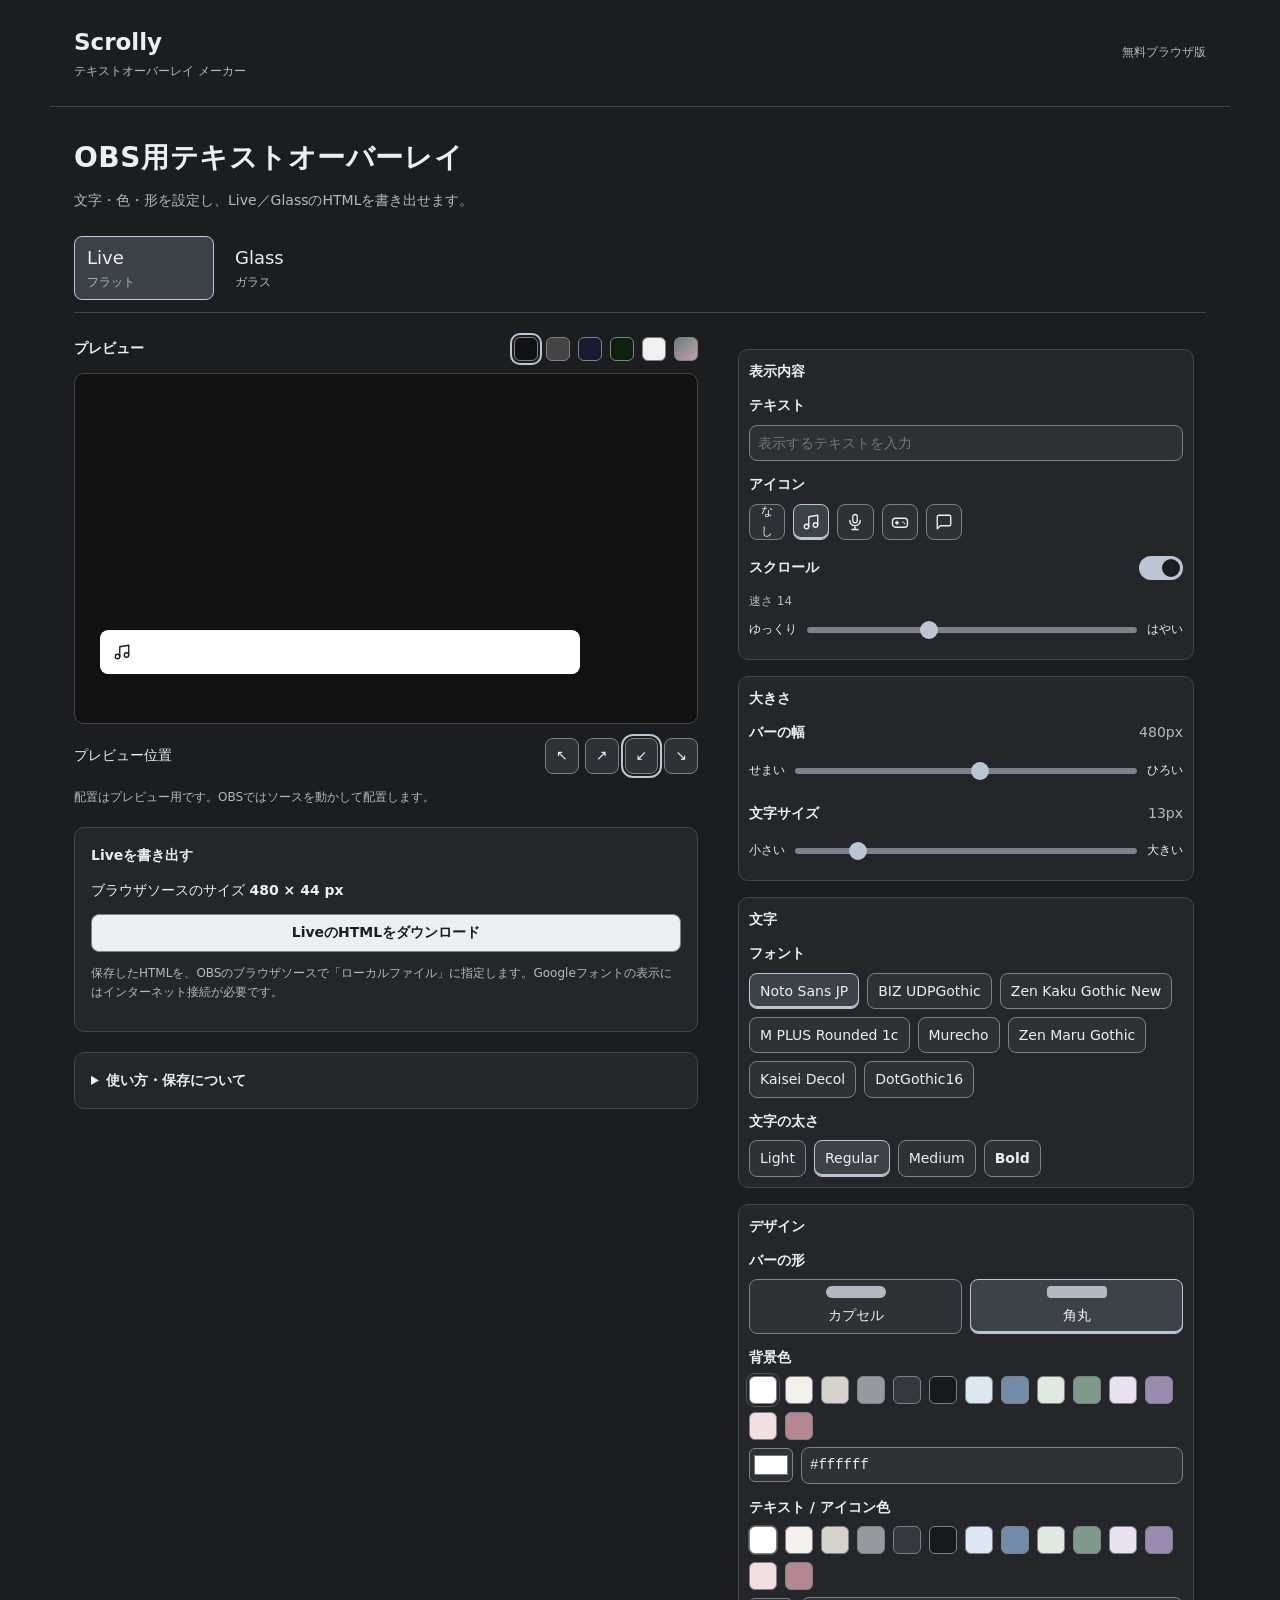
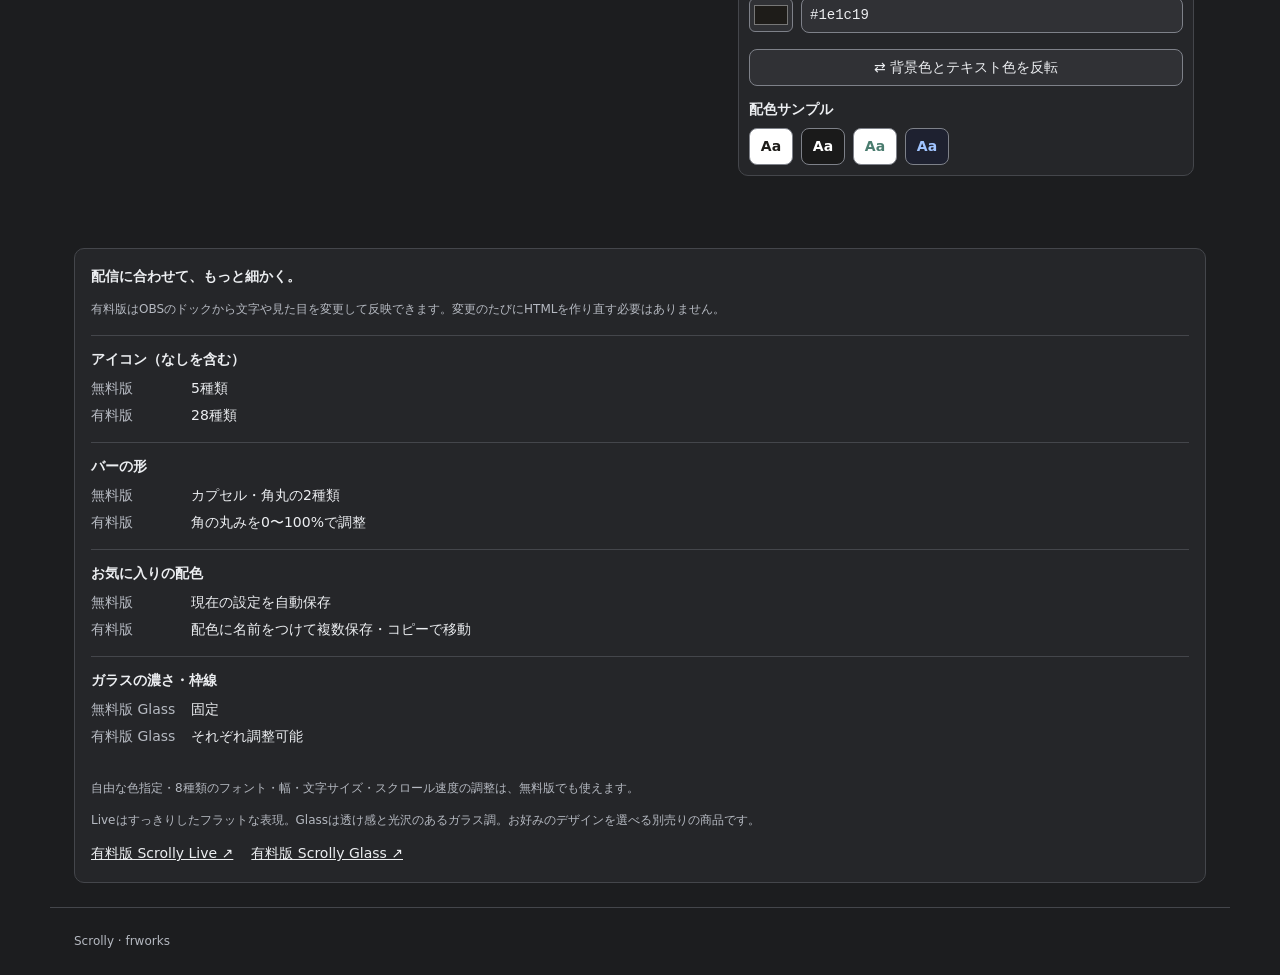
<file: index.html>
<!DOCTYPE html>
<html lang="ja"><head><meta charset="utf-8"><meta name="viewport" content="width=device-width, initial-scale=1"><title>Scrolly — Live & Glass</title><link rel="stylesheet" href="site.css"><script src="renderers.js"></script><script src="site.js" defer></script></head>
<body><header><a class="brand" href="./">Scrolly<span>テキストオーバーレイ メーカー</span></a><span class="badge">無料ブラウザ版</span></header>
<main><section class="intro"><h1>OBS用テキストオーバーレイ</h1><p>文字・色・形を設定し、Live／GlassのHTMLを書き出せます。</p></section>
<div class="tabs" role="tablist" aria-label="デザイン"><button id="tab-live" role="tab" aria-selected="true" aria-controls="panel-live" data-product="live">Live <span>フラット</span></button><button id="tab-glass" role="tab" aria-selected="false" aria-controls="panel-glass" tabindex="-1" data-product="glass">Glass <span>ガラス</span></button></div>
<div class="layout"><section class="preview-column" aria-label="プレビュー"><div class="preview-tools"><h2>プレビュー</h2><div class="backgrounds" aria-label="プレビュー背景"><button data-bg="#111111" style="--swatch:#111111" aria-label="黒い背景" aria-pressed="true"></button><button data-bg="#444444" style="--swatch:#444444" aria-label="グレーの背景" aria-pressed="false"></button><button data-bg="#1a1a2e" style="--swatch:#1a1a2e" aria-label="紺の背景" aria-pressed="false"></button><button data-bg="#0d1f0d" style="--swatch:#0d1f0d" aria-label="緑の背景" aria-pressed="false"></button><button data-bg="#f0f0f0" style="--swatch:#f0f0f0" aria-label="白い背景" aria-pressed="false"></button><button data-bg="pattern" class="pattern" aria-label="模様の背景" aria-pressed="false"></button></div></div>
<div id="stage"><iframe id="preview" title="オーバーレイのプレビュー" sandbox="allow-scripts"></iframe></div>
<div class="position"><span>プレビュー位置</span><div><button data-pos="top-left" aria-label="左上" aria-pressed="false">↖</button><button data-pos="top-right" aria-label="右上" aria-pressed="false">↗</button><button data-pos="bottom-left" aria-label="左下" aria-pressed="true">↙</button><button data-pos="bottom-right" aria-label="右下" aria-pressed="false">↘</button></div></div>
<p class="hint">配置はプレビュー用です。OBSではソースを動かして配置します。</p>
<div class="export-card"><h2 id="exportTitle">Liveを書き出す</h2><p>ブラウザソースのサイズ <strong id="sourceSize">480 × 44 px</strong></p><button class="primary" id="download">LiveのHTMLをダウンロード</button><p class="hint">保存したHTMLを、OBSのブラウザソースで「ローカルファイル」に指定します。Googleフォントの表示にはインターネット接続が必要です。</p><p id="status" role="status"></p></div>
<details class="help"><summary>使い方・保存について</summary><ol><li>LiveまたはGlassを選び、文字と見た目を設定します。</li><li>HTMLをダウンロードします。</li><li>OBSでブラウザソースを追加し、「ローカルファイル」をオンにしてHTMLを選びます。</li><li>表示された幅・高さを設定します。</li></ol><p>設定はこのブラウザーにLive・Glass別で保存します。文字や見た目を変更したら、HTMLをもう一度ダウンロードしてOBSのファイルを差し替えます。</p><p>Glassは光や透明度でガラス風の質感を表現します。OBSの他のソースをぼかす機能ではありません。</p></details>
</section>
<section class="editor-column"><div id="panel-live" role="tabpanel" aria-labelledby="tab-live"><iframe id="editor-live" title="Liveの設定" src="live/editor.html"></iframe></div><div id="panel-glass" role="tabpanel" aria-labelledby="tab-glass" hidden><iframe id="editor-glass" title="Glassの設定" data-src="glass/editor.html"></iframe></div></section></div><div class="paid"><h2>配信に合わせて、もっと細かく。</h2><p>有料版はOBSのドックから文字や見た目を変更して反映できます。変更のたびにHTMLを作り直す必要はありません。</p>
<dl class="comparison">
<div><dt>アイコン（なしを含む）</dt><dd><span>無料版</span>5種類</dd><dd><span>有料版</span>28種類</dd></div>
<div><dt>バーの形</dt><dd><span>無料版</span>カプセル・角丸の2種類</dd><dd><span>有料版</span>角の丸みを0〜100%で調整</dd></div>
<div><dt>お気に入りの配色</dt><dd><span>無料版</span>現在の設定を自動保存</dd><dd><span>有料版</span>配色に名前をつけて複数保存・コピーで移動</dd></div>
<div><dt>ガラスの濃さ・枠線</dt><dd><span>無料版 Glass</span>固定</dd><dd><span>有料版 Glass</span>それぞれ調整可能</dd></div>
</dl><p class="hint">自由な色指定・8種類のフォント・幅・文字サイズ・スクロール速度の調整は、無料版でも使えます。</p>
<p>Liveはすっきりしたフラットな表現。Glassは透け感と光沢のあるガラス調。お好みのデザインを選べる別売りの商品です。</p>
<a href="https://flatshop.booth.pm/items/8448731" target="_blank" rel="noopener">有料版 Scrolly Live ↗</a><a href="https://flatshop.booth.pm/items/8496635" target="_blank" rel="noopener">有料版 Scrolly Glass ↗</a></div></main><footer>Scrolly · frworks</footer></body></html>
</file>
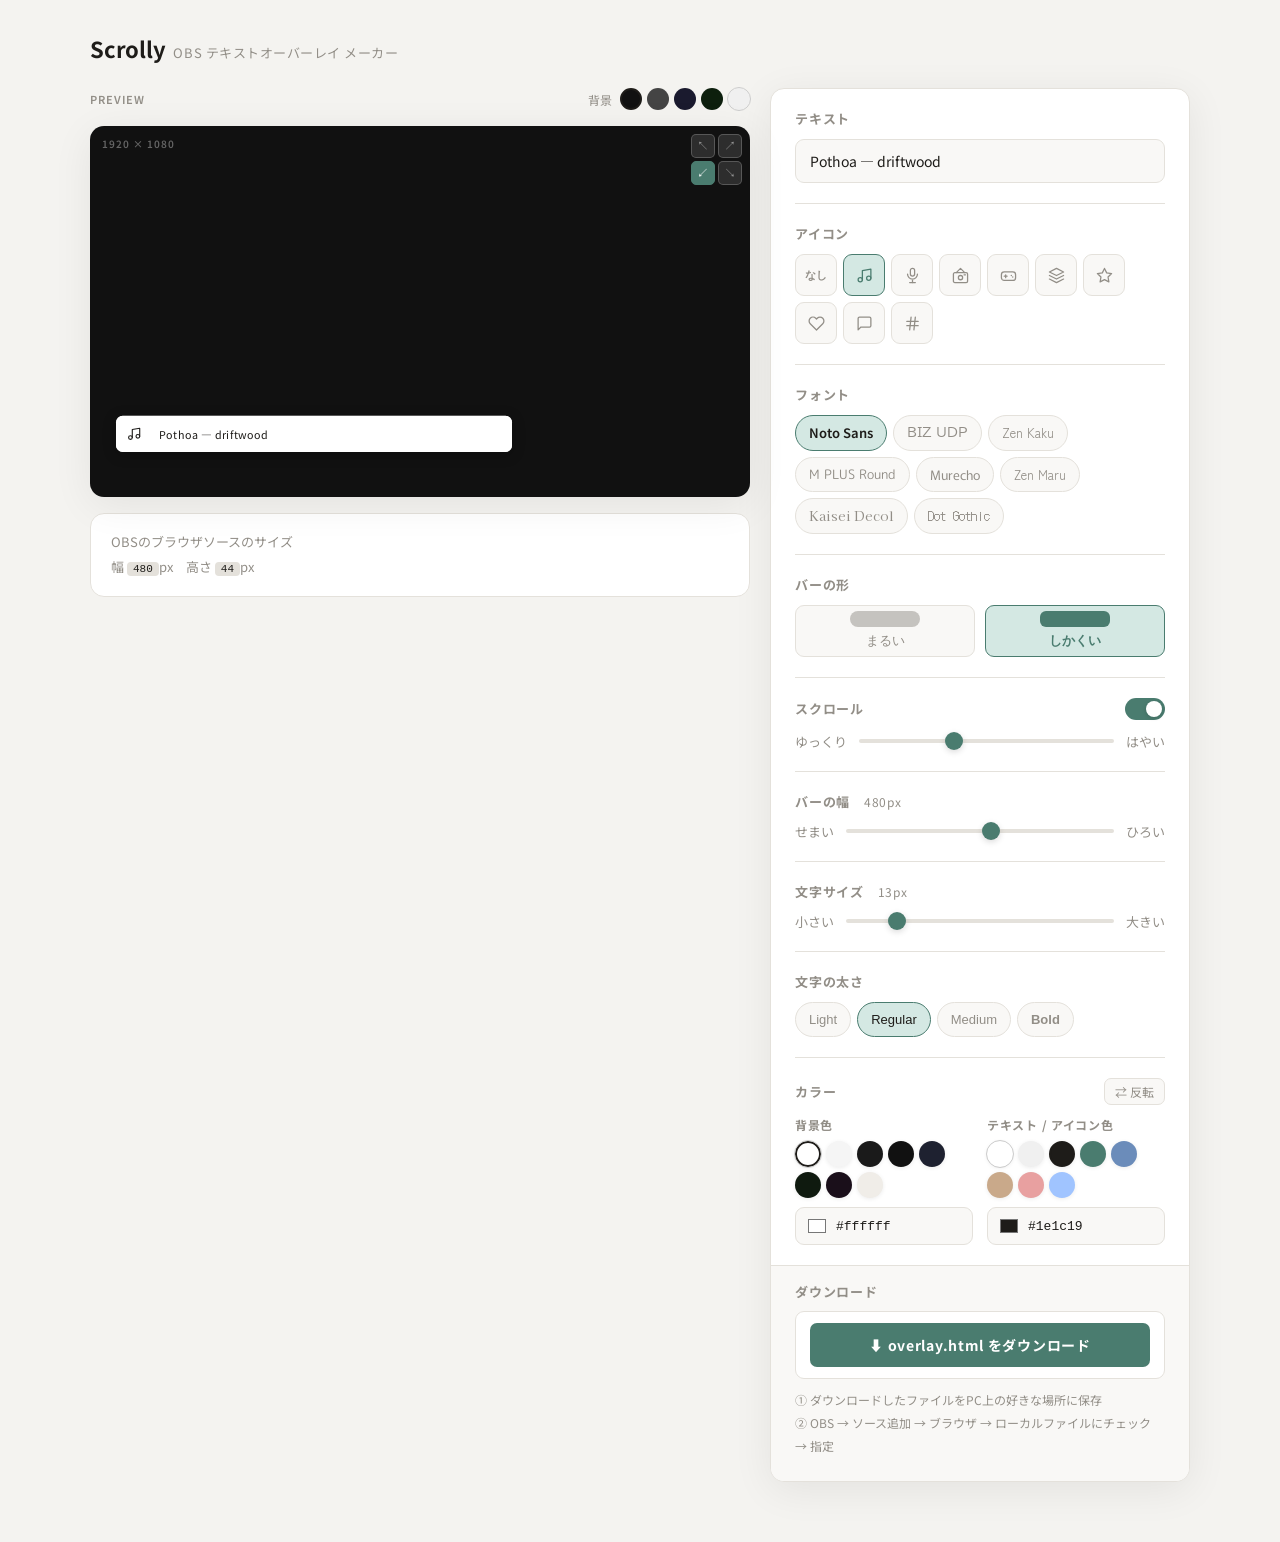
<file: generator.html>
<!DOCTYPE html>
<html lang="ja">
<head>
<meta charset="UTF-8">
<meta name="viewport" content="width=device-width, initial-scale=1.0">
<title>Scrolly — OBS Overlay Maker</title>
<style>
@import url('https://fonts.googleapis.com/css2?family=Noto+Sans+JP:wght@400;500;700&family=BIZ+UDPGothic:wght@400;700&family=Zen+Kaku+Gothic+New:wght@400;500&family=M+PLUS+Rounded+1c:wght@400;500;700&family=Murecho:wght@300;400;500&family=Kaisei+Decol:wght@400;500;700&family=DotGothic16&family=Zen+Maru+Gothic:wght@400;500;700&display=swap');

*, *::before, *::after { box-sizing: border-box; margin: 0; padding: 0; }

:root {
  --bg: #f4f3f0;
  --surface: #ffffff;
  --surface2: #f9f8f6;
  --border: #e4e1db;
  --text: #1e1c19;
  --muted: #928e87;
  --accent: #4a7c6f;
  --accent-light: #d4e8e3;
  --radius: 14px;
  --radius-sm: 9px;
  --shadow-lg: 0 8px 40px rgba(0,0,0,0.07);
}

body {
  background: var(--bg);
  color: var(--text);
  font-family: 'Noto Sans JP', sans-serif;
  min-height: 100vh;
  padding: 32px 24px 60px;
}

/* ヘッダー */
.header {
  max-width: 1100px;
  margin: 0 auto 24px;
}
.logo {
  font-size: 22px;
  font-weight: 700;
  color: var(--text);
  display: flex;
  align-items: baseline;
  gap: 8px;
}
.logo-en { font-size: 22px; letter-spacing: -0.01em; }
.logo-ja { font-size: 13px; color: var(--muted); font-weight: 400; letter-spacing: 0.04em; }

/* 2カラムレイアウト */
.layout {
  max-width: 1100px;
  margin: 0 auto;
  display: grid;
  grid-template-columns: 1fr 420px;
  gap: 20px;
  align-items: start;
}

/* 左カラム：プレビュー固定 */
.left-col {
  position: sticky;
  top: 24px;
  display: flex;
  flex-direction: column;
  gap: 16px;
}

/* 配信画面モック */
.stream-mock {
  background: #111;
  border-radius: var(--radius);
  aspect-ratio: 16/9;
  position: relative;
  overflow: hidden;
  box-shadow: var(--shadow-lg);
}

.stream-mock-label {
  position: absolute;
  top: 10px;
  left: 12px;
  font-size: 10px;
  color: rgba(255,255,255,0.35);
  letter-spacing: 0.1em;
  font-weight: 600;
}

.stream-overlay-wrap {
  position: absolute;
  bottom: 14%;
  left: 4%;
  transform-origin: left bottom;
}

/* オーバーレイプレビュー */
.overlay-bar {
  display: flex;
  align-items: center;
  overflow: hidden;
  box-shadow: 0 3px 16px rgba(0,0,0,0.25);
}
.bar-icon {
  display: flex;
  align-items: center;
  justify-content: center;
  flex-shrink: 0;
}
.bar-icon svg { width: 17px; height: 17px; }
.bar-text-wrap {
  flex: 1;
  overflow: hidden;
  height: 100%;
  display: flex;
  align-items: center;
  padding: 0 16px 0 8px;
}
.bar-text {
  white-space: nowrap;
  display: inline-block;
  font-size: 13px;
  letter-spacing: 0.04em;
  animation: marquee 14s linear infinite;
}
@keyframes marquee {
  0%   { transform: translateX(300px); }
  100% { transform: translateX(-100%); }
}

/* プレビュー下の情報 */
.preview-info {
  background: var(--surface);
  border-radius: var(--radius);
  padding: 16px 20px;
  border: 1px solid var(--border);
  font-size: 13px;
  color: var(--muted);
  line-height: 1.9;
}
.preview-info code {
  background: var(--border);
  padding: 1px 6px;
  border-radius: 4px;
  font-family: monospace;
  font-size: 11px;
  color: var(--text);
}

/* 右カラム：コントロール */
.right-col {
  display: flex;
  flex-direction: column;
  gap: 0;
}

.card {
  background: var(--surface);
  border-radius: var(--radius);
  box-shadow: var(--shadow-lg);
  overflow: hidden;
  border: 1px solid var(--border);
}

.controls {
  padding: 20px 24px;
  display: flex;
  flex-direction: column;
  gap: 20px;
}

.field-label {
  font-size: 13px;
  font-weight: 700;
  color: var(--muted);
  letter-spacing: 0.06em;
  margin-bottom: 11px;
}

.text-input {
  width: 100%;
  background: var(--surface2);
  border: 1.5px solid var(--border);
  border-radius: var(--radius-sm);
  padding: 11px 14px;
  font-family: 'Noto Sans JP', sans-serif;
  font-size: 14px;
  color: var(--text);
  outline: none;
  transition: border-color 0.2s, box-shadow 0.2s;
}
.text-input:focus {
  border-color: var(--accent);
  box-shadow: 0 0 0 3px var(--accent-light);
}

/* アイコン */
.icon-grid {
  display: flex;
  gap: 6px;
  flex-wrap: wrap;
}
.icon-btn {
  width: 42px;
  height: 42px;
  background: var(--surface2);
  border: 1.5px solid var(--border);
  border-radius: var(--radius-sm);
  display: flex;
  align-items: center;
  justify-content: center;
  cursor: pointer;
  transition: all 0.15s;
  color: var(--muted);
}
.icon-btn svg { width: 17px; height: 17px; }
.icon-btn:hover { border-color: var(--accent); background: var(--accent-light); color: var(--text); }
.icon-btn.active { border-color: var(--accent); background: var(--accent-light); color: var(--accent); }
.icon-btn.no-icon { font-size: 11px; font-weight: 700; letter-spacing: 0; color: var(--muted); }
.icon-btn.no-icon.active { color: var(--accent); }

/* フォント */
.font-grid {
  display: flex;
  gap: 6px;
  flex-wrap: wrap;
}
.font-btn {
  padding: 7px 13px;
  background: var(--surface2);
  border: 1.5px solid var(--border);
  border-radius: 100px;
  cursor: pointer;
  font-size: 13px;
  color: var(--muted);
  transition: all 0.15s;
  line-height: 1.5;
}
.font-btn:hover { border-color: var(--accent); color: var(--text); }
.font-btn.active {
  border-color: var(--accent);
  background: var(--accent-light);
  color: var(--text);
  font-weight: 600;
}

/* スピード・幅 */
.speed-row {
  display: flex;
  align-items: center;
  gap: 12px;
}
.speed-label-s { font-size: 13px; color: var(--muted); white-space: nowrap; }

input[type="range"] {
  flex: 1;
  -webkit-appearance: none;
  height: 4px;
  border-radius: 4px;
  background: var(--border);
  outline: none;
}
input[type="range"]::-webkit-slider-thumb {
  -webkit-appearance: none;
  width: 18px; height: 18px;
  border-radius: 50%;
  background: var(--accent);
  cursor: pointer;
  box-shadow: 0 2px 6px rgba(0,0,0,0.15);
  transition: transform 0.1s;
}
input[type="range"]::-webkit-slider-thumb:hover { transform: scale(1.1); }

/* バー形状 */
.shape-grid { display: flex; gap: 10px; }
.shape-btn {
  flex: 1; height: 52px;
  background: var(--surface2);
  border: 1.5px solid var(--border);
  border-radius: var(--radius-sm);
  display: flex; align-items: center; justify-content: center;
  cursor: pointer; transition: all 0.15s;
  flex-direction: column; gap: 5px;
}
.shape-btn:hover { border-color: var(--accent); background: var(--accent-light); }
.shape-btn.active { border-color: var(--accent); background: var(--accent-light); }
.shape-preview { width: 70px; height: 16px; background: var(--muted); opacity: 0.5; transition: opacity 0.15s; }
.shape-btn.active .shape-preview { opacity: 1; background: var(--accent); }
.shape-label { font-size: 13px; color: var(--muted); }
.shape-btn.active .shape-label { color: var(--accent); font-weight: 700; }

/* トグル */
.toggle { position: relative; display: inline-flex; align-items: center; cursor: pointer; }
.toggle input { display: none; }
.toggle-track { width: 40px; height: 22px; background: var(--border); border-radius: 100px; transition: background 0.2s; position: relative; }
.toggle input:checked + .toggle-track { background: var(--accent); }
.toggle-thumb { position: absolute; top: 3px; left: 3px; width: 16px; height: 16px; background: #fff; border-radius: 50%; box-shadow: 0 1px 4px rgba(0,0,0,0.15); transition: transform 0.2s; }
.toggle input:checked + .toggle-track .toggle-thumb { transform: translateX(18px); }

/* 位置グリッド */
.position-grid {
  position: absolute;
  top: 8px;
  right: 8px;
  display: grid;
  grid-template-columns: 1fr 1fr;
  gap: 3px;
  z-index: 10;
}
.pos-btn {
  width: 24px;
  height: 24px;
  background: rgba(255,255,255,0.12);
  border: 1px solid rgba(255,255,255,0.2);
  border-radius: 5px;
  color: rgba(255,255,255,0.5);
  font-size: 12px;
  cursor: pointer;
  display: flex;
  align-items: center;
  justify-content: center;
  transition: all 0.15s;
  padding: 0;
}
.pos-btn:hover { background: rgba(255,255,255,0.25); color: #fff; }
.pos-btn.active { background: var(--accent); border-color: var(--accent); color: #fff; }

.divider { border: none; border-top: 1px solid var(--border); }

/* カラー */
.color-section { display: grid; grid-template-columns: 1fr 1fr; gap: 14px; }
.preset-dots { display: flex; gap: 5px; flex-wrap: wrap; margin-bottom: 9px; }
.dot {
  width: 26px; height: 26px; border-radius: 50%;
  cursor: pointer; border: 2.5px solid transparent;
  transition: transform 0.1s, border-color 0.15s;
  box-shadow: 0 1px 4px rgba(0,0,0,0.08);
}
.dot:hover { transform: scale(1.1); }
.dot.active { border-color: var(--text); }
.color-picker-row {
  display: flex; align-items: center; gap: 8px;
  background: var(--surface2); border: 1.5px solid var(--border);
  border-radius: var(--radius-sm); padding: 7px 10px;
}
.color-picker-row input[type="color"] { width: 22px; height: 22px; border: none; background: none; cursor: pointer; padding: 0; border-radius: 4px; }
.color-picker-row input[type="text"] { border: none; background: none; font-family: monospace; font-size: 13px; color: var(--text); outline: none; width: 72px; }

/* 出力 */
.output-section {
  padding: 16px 24px 24px;
  border-top: 1px solid var(--border);
  background: var(--surface2);
}
.output-label { font-size: 13px; font-weight: 700; color: var(--muted); letter-spacing: 0.06em; margin-bottom: 10px; }
.output-box { background: var(--surface); border: 1.5px solid var(--border); border-radius: var(--radius-sm); padding: 11px 14px; display: flex; align-items: flex-start; gap: 10px; justify-content: center; }
.copy-btn {
  background: var(--accent); color: #fff; border: none; border-radius: 7px;
  padding: 8px 16px; font-family: 'Noto Sans JP', sans-serif;
  font-size: 12px; font-weight: 700; cursor: pointer; flex-shrink: 0;
  transition: opacity 0.15s, transform 0.1s; letter-spacing: 0.05em;
}
.copy-btn:hover { opacity: 0.85; }
.copy-btn.copied { background: #7cb99e; }
</style>
</head>
<body>

<div class="header">
  <div class="logo">
    <span class="logo-en">Scrolly</span>
    <span class="logo-ja">OBS テキストオーバーレイ メーカー</span>
  </div>
</div>

<div class="layout">

  <!-- 左カラム：プレビュー（固定） -->
  <div class="left-col">

    <!-- プレビュー操作バー -->
    <div style="display:flex; align-items:center; justify-content:space-between; gap:12px;">
      <div style="font-size:11px; color:var(--muted); letter-spacing:0.08em; font-weight:600;">PREVIEW</div>
      <div style="display:flex; align-items:center; gap:8px;">
        <span style="font-size:12px; color:var(--muted);">背景</span>
        <div style="display:flex; gap:5px;">
          <div class="preview-bg-btn active" data-bg="#111111" style="width:22px; height:22px; border-radius:50%; background:#111111; cursor:pointer; border:2px solid var(--text);"></div>
          <div class="preview-bg-btn" data-bg="#444444" style="width:22px; height:22px; border-radius:50%; background:#444444; cursor:pointer; border:2px solid transparent;"></div>
          <div class="preview-bg-btn" data-bg="#1a1a2e" style="width:22px; height:22px; border-radius:50%; background:#1a1a2e; cursor:pointer; border:2px solid transparent;"></div>
          <div class="preview-bg-btn" data-bg="#0d1f0d" style="width:22px; height:22px; border-radius:50%; background:#0d1f0d; cursor:pointer; border:2px solid transparent;"></div>
          <div class="preview-bg-btn" data-bg="#f0f0f0" style="width:22px; height:22px; border-radius:50%; background:#f0f0f0; cursor:pointer; border:2px solid transparent; outline:1px solid #ccc;"></div>
        </div>
      </div>
    </div>

    <!-- 配信画面モック 16:9 -->
    <div class="stream-mock" id="streamMock">
      <div class="stream-mock-label">1920 × 1080</div>

      <!-- 位置選択グリッド（右上に固定表示） -->
      <div class="position-grid" id="positionGrid">
        <button class="pos-btn" data-pos="top-left">↖</button>
        <button class="pos-btn" data-pos="top-right">↗</button>
        <button class="pos-btn active" data-pos="bottom-left">↙</button>
        <button class="pos-btn" data-pos="bottom-right">↘</button>
      </div>

      <div class="stream-overlay-wrap" id="streamOverlayWrap">
        <div class="overlay-bar" id="overlayBar">
          <div class="bar-icon" id="barIcon"></div>
          <div class="bar-text-wrap" id="barTextWrap">
            <span class="bar-text" id="barText"></span>
          </div>
        </div>
      </div>
    </div>

    <!-- OBSサイズ案内 -->
    <div class="preview-info">
      OBSのブラウザソースのサイズ<br>
      幅 <code id="obsWidth">480</code>px　高さ <code id="obsHeight">44</code>px
    </div>

  </div>

  <!-- 右カラム：設定 -->
  <div class="right-col">
  <div class="card">

    <div class="controls">

      <div>
        <div class="field-label">テキスト</div>
        <input class="text-input" type="text" id="textInput" value="Pothoa — driftwood" placeholder="表示するテキストを入力">
      </div>

      <hr class="divider">

      <div>
        <div class="field-label">アイコン</div>
        <div class="icon-grid" id="iconGrid"></div>
      </div>

      <hr class="divider">

      <div>
        <div class="field-label">フォント</div>
        <div class="font-grid" id="fontGrid"></div>
      </div>

      <hr class="divider">

      <div>
        <div class="field-label">バーの形</div>
        <div class="shape-grid">
          <button class="shape-btn" id="shapeRound" data-shape="round">
            <div class="shape-preview" style="border-radius: 100px;"></div>
            <div class="shape-label">まるい</div>
          </button>
          <button class="shape-btn active" id="shapeSquare" data-shape="square">
            <div class="shape-preview" style="border-radius: 6px;"></div>
            <div class="shape-label">しかくい</div>
          </button>
        </div>
      </div>

      <hr class="divider">

      <div>
        <div class="field-label" style="display:flex; align-items:center; justify-content:space-between; margin-bottom:0;">
          スクロール
          <label class="toggle">
            <input type="checkbox" id="scrollToggle" checked>
            <span class="toggle-track"><span class="toggle-thumb"></span></span>
          </label>
        </div>
        <div id="speedSection" style="margin-top:12px;">
          <div class="speed-row">
            <span class="speed-label-s">ゆっくり</span>
            <input type="range" id="speedSlider" min="6" max="28" value="14" step="1">
            <span class="speed-label-s">はやい</span>
          </div>
        </div>
      </div>

      <hr class="divider">

      <div>
        <div class="field-label">バーの幅　<span id="widthValue" style="font-weight:400; color:var(--muted); font-size:12px;">480px</span></div>
        <div class="speed-row">
          <span class="speed-label-s">せまい</span>
          <input type="range" id="widthSlider" min="100" max="800" value="480" step="10">
          <span class="speed-label-s">ひろい</span>
        </div>
      </div>

      <hr class="divider">

      <div>
        <div class="field-label">文字サイズ　<span id="fontSizeValue" style="font-weight:400; color:var(--muted); font-size:12px;">13px</span></div>
        <div class="speed-row">
          <span class="speed-label-s">小さい</span>
          <input type="range" id="fontSizeSlider" min="10" max="28" value="13" step="1">
          <span class="speed-label-s">大きい</span>
        </div>
      </div>

      <hr class="divider">

      <div>
        <div class="field-label">文字の太さ</div>
        <div class="font-grid" id="weightGrid"></div>
      </div>

      <hr class="divider">

      <div>
        <div class="field-label" style="display:flex; align-items:center; justify-content:space-between;">
          カラー
          <button id="swapBtn" title="背景色とテキスト色を反転" style="
            background: var(--surface2);
            border: 1.5px solid var(--border);
            border-radius: 7px;
            padding: 4px 10px;
            font-size: 12px;
            color: var(--muted);
            cursor: pointer;
            transition: all 0.15s;
            font-family: 'Noto Sans JP', sans-serif;
          ">⇄ 反転</button>
        </div>
        <div class="color-section" style="margin-top:11px;">
          <div>
            <div class="field-label" style="font-size:12px; margin-bottom:8px;">背景色</div>
            <div class="preset-dots" id="bgDots"></div>
            <div class="color-picker-row">
              <input type="color" id="bgPicker" value="#ffffff">
              <input type="text" id="bgText" value="#ffffff" maxlength="7">
            </div>
          </div>
          <div>
            <div class="field-label" style="font-size:12px; margin-bottom:8px;">テキスト / アイコン色</div>
            <div class="preset-dots" id="fgDots"></div>
            <div class="color-picker-row">
              <input type="color" id="fgPicker" value="#1e1c19">
              <input type="text" id="fgText" value="#1e1c19" maxlength="7">
            </div>
          </div>
        </div>
      </div>

    </div>

    <div class="output-section">
      <div class="output-label">ダウンロード</div>
      <div class="output-box">
        <button class="copy-btn" id="downloadBtn" style="width:100%; padding:12px; font-size:14px;">⬇ overlay.html をダウンロード</button>
      </div>
      <div style="margin-top:10px; font-size:12px; color:var(--muted); line-height:1.9;">
        ① ダウンロードしたファイルをPC上の好きな場所に保存<br>
        ② OBS → ソース追加 → ブラウザ → ローカルファイルにチェック → 指定
      </div>
    </div>

  </div>
  </div>

</div>

<script>
const ICONS = [
  { id: 'none',    label: 'なし',   svg: '' },
  { id: 'music',   label: '音楽',   svg: `<svg viewBox="0 0 24 24" fill="none" stroke="currentColor" stroke-width="1.8" stroke-linecap="round" stroke-linejoin="round"><path d="M9 18V5l12-2v13"/><circle cx="6" cy="18" r="3"/><circle cx="18" cy="16" r="3"/></svg>` },
  { id: 'mic',     label: 'マイク', svg: `<svg viewBox="0 0 24 24" fill="none" stroke="currentColor" stroke-width="1.8" stroke-linecap="round" stroke-linejoin="round"><rect x="9" y="2" width="6" height="11" rx="3"/><path d="M5 10a7 7 0 0 0 14 0"/><line x1="12" y1="19" x2="12" y2="22"/><line x1="8" y1="22" x2="16" y2="22"/></svg>` },
  { id: 'radio',   label: 'ラジオ', svg: `<svg viewBox="0 0 24 24" fill="none" stroke="currentColor" stroke-width="1.8" stroke-linecap="round" stroke-linejoin="round"><rect x="2" y="8" width="20" height="14" rx="2"/><path d="M6 8l6-6 6 6"/><circle cx="12" cy="15" r="3"/><line x1="17" y1="11" x2="19" y2="11"/></svg>` },
  { id: 'gamepad', label: 'ゲーム', svg: `<svg viewBox="0 0 24 24" fill="none" stroke="currentColor" stroke-width="1.8" stroke-linecap="round" stroke-linejoin="round"><rect x="2" y="7" width="20" height="12" rx="4"/><path d="M8 11v4M6 13h4"/><circle cx="16" cy="12" r="1" fill="currentColor" stroke="none"/><circle cx="18" cy="14" r="1" fill="currentColor" stroke="none"/></svg>` },
  { id: 'dice',    label: 'TRPG',   svg: `<svg viewBox="0 0 24 24" fill="none" stroke="currentColor" stroke-width="1.8" stroke-linecap="round" stroke-linejoin="round"><path d="M12 2L2 7l10 5 10-5-10-5z"/><path d="M2 17l10 5 10-5"/><path d="M2 12l10 5 10-5"/></svg>` },
  { id: 'star',    label: 'スター', svg: `<svg viewBox="0 0 24 24" fill="none" stroke="currentColor" stroke-width="1.8" stroke-linecap="round" stroke-linejoin="round"><polygon points="12 2 15.09 8.26 22 9.27 17 14.14 18.18 21.02 12 17.77 5.82 21.02 7 14.14 2 9.27 8.91 8.26 12 2"/></svg>` },
  { id: 'heart',   label: 'ハート', svg: `<svg viewBox="0 0 24 24" fill="none" stroke="currentColor" stroke-width="1.8" stroke-linecap="round" stroke-linejoin="round"><path d="M20.84 4.61a5.5 5.5 0 0 0-7.78 0L12 5.67l-1.06-1.06a5.5 5.5 0 0 0-7.78 7.78l1.06 1.06L12 21.23l7.78-7.78 1.06-1.06a5.5 5.5 0 0 0 0-7.78z"/></svg>` },
  { id: 'chat',    label: 'トーク', svg: `<svg viewBox="0 0 24 24" fill="none" stroke="currentColor" stroke-width="1.8" stroke-linecap="round" stroke-linejoin="round"><path d="M21 15a2 2 0 0 1-2 2H7l-4 4V5a2 2 0 0 1 2-2h14a2 2 0 0 1 2 2z"/></svg>` },
  { id: 'hash',    label: 'ハッシュ', svg: `<svg viewBox="0 0 24 24" fill="none" stroke="currentColor" stroke-width="1.8" stroke-linecap="round" stroke-linejoin="round"><line x1="4" y1="9" x2="20" y2="9"/><line x1="4" y1="15" x2="20" y2="15"/><line x1="10" y1="3" x2="8" y2="21"/><line x1="16" y1="3" x2="14" y2="21"/></svg>` },
];

// 日本語 Google フォント（英字も自然に対応）
const FONTS = [
  { id: 'noto',       label: 'Noto Sans',       family: "'Noto Sans JP', sans-serif",          sample: 'あいう Abc' },
  { id: 'bizdp',      label: 'BIZ UDP',          family: "'BIZ UDPGothic', sans-serif",         sample: 'あいう Abc' },
  { id: 'zen',        label: 'Zen Kaku',         family: "'Zen Kaku Gothic New', sans-serif",   sample: 'あいう Abc' },
  { id: 'mplus',      label: 'M PLUS Round',     family: "'M PLUS Rounded 1c', sans-serif",     sample: 'あいう Abc' },
  { id: 'murecho',    label: 'Murecho',          family: "'Murecho', sans-serif",               sample: 'あいう Abc' },
  { id: 'zenmaru',    label: 'Zen Maru',         family: "'Zen Maru Gothic', sans-serif",       sample: 'あいう Abc' },
  { id: 'kaisei',     label: 'Kaisei Decol',     family: "'Kaisei Decol', serif",               sample: 'あいう Abc' },
  { id: 'dotgothic',  label: 'Dot Gothic',       family: "'DotGothic16', sans-serif",           sample: 'あいう Abc' },
];

// 背景色プリセット：明るい系 → ダーク系の順
const BG_PRESETS = [
  '#ffffff', // 白
  '#f5f5f5', // 薄グレー
  '#1a1a1a', // ほぼ黒（ダーク定番）
  '#111111', // 黒に近い
  '#1e2130', // ダークネイビー
  '#0f1a0f', // ダークグリーン
  '#1a0f1a', // ダークパープル
  '#f0ede8', // ベージュ
];

// テキスト・アイコン色プリセット：白・黒系 → アクセント系の順
const FG_PRESETS = [
  '#ffffff', // 白
  '#f0f0f0', // オフホワイト
  '#1e1c19', // ほぼ黒
  '#4a7c6f', // グリーン（アクセント）
  '#6b8cba', // ブルー
  '#c9a98a', // ベージュゴールド
  '#e8a0a0', // ピンク
  '#a0c4ff', // ライトブルー
];

const state = {
  text: 'Pothoa — driftwood',
  icon: 'music',
  font: 'noto',
  speed: 14,
  bg: '#ffffff',
  fg: '#1e1c19',
  shape: 'square',
  width: 480,
  scroll: true,
  fontSize: 13,
  fontWeight: 400,
  previewBg: '#111111',
  previewPos: 'bottom-left',
};

function updatePreview() {
  const bar      = document.getElementById('overlayBar');
  const iconEl   = document.getElementById('barIcon');
  const wrapEl   = document.getElementById('barTextWrap');
  const textEl   = document.getElementById('barText');

  // フォントサイズ連動
  const fs        = state.fontSize;
  const barHeight = Math.max(44, Math.round(fs * 3.2));
  const iconSize  = Math.round(fs * 1.4);

  bar.style.height = barHeight + 'px';

  // アイコンなし対応
  if (state.icon === 'none') {
    iconEl.style.display = 'none';
    wrapEl.style.paddingLeft = '14px';
  } else {
    iconEl.style.display = 'flex';
    iconEl.style.width   = barHeight + 'px';
    iconEl.style.height  = barHeight + 'px';
    wrapEl.style.paddingLeft = '';
    iconEl.innerHTML = ICONS.find(i => i.id === state.icon)?.svg || ICONS[0].svg;
    const svg = iconEl.querySelector('svg');
    if (svg) { svg.style.width = iconSize + 'px'; svg.style.height = iconSize + 'px'; }
  }

  document.getElementById('fontSizeValue').textContent = fs + 'px';

  // バー形状
  const radius = state.shape === 'round' ? '100px' : '8px';
  bar.style.borderRadius  = radius;
  iconEl.style.borderRadius = state.shape === 'round' ? '100px 0 0 100px' : '8px 0 0 8px';

  // バー幅
  bar.style.width = state.width + 'px';
  document.getElementById('widthValue').textContent = state.width + 'px';

  // カラー
  bar.style.background    = state.bg;
  iconEl.style.background = state.bg;
  iconEl.style.color      = state.fg;
  wrapEl.style.background = state.bg;

  // テキスト
  textEl.textContent      = state.text || 'テキストを入力してください';
  textEl.style.color      = state.fg;
  textEl.style.fontFamily = FONTS.find(f => f.id === state.font)?.family || FONTS[0].family;
  textEl.style.fontSize   = fs + 'px';
  textEl.style.fontWeight = state.fontWeight;

  // スクロール
  const speedSec = (30 - state.speed + 6) + 's';
  textEl.style.animation = 'none';
  textEl.offsetHeight;
  if (state.scroll) {
    textEl.style.animation = `marquee ${speedSec} linear infinite`;
    textEl.style.transform = '';
  } else {
    textEl.style.animation = 'none';
    textEl.style.transform = 'translateX(0)';
  }
  document.getElementById('speedSection').style.display = state.scroll ? '' : 'none';

  // 配信画面モック背景色
  document.getElementById('streamMock').style.background = state.previewBg;

  // 配信画面モック内でのスケールと位置
  const wrap   = document.getElementById('streamOverlayWrap');
  const mockEl = document.getElementById('streamMock');
  const mockW  = mockEl.clientWidth || 600;
  const mockH  = mockEl.clientHeight || 337;
  const scale  = Math.min(1, (mockW * 0.6) / state.width);
  wrap.style.transform       = `scale(${scale})`;

  const pad = Math.round(mockW * 0.04);
  const pos = state.previewPos;
  wrap.style.left   = (pos === 'top-left'  || pos === 'bottom-left')  ? pad + 'px' : 'auto';
  wrap.style.right  = (pos === 'top-right' || pos === 'bottom-right') ? pad + 'px' : 'auto';
  wrap.style.top    = (pos === 'top-left'  || pos === 'top-right')    ? Math.round(mockH * 0.08) + 'px' : 'auto';
  wrap.style.bottom = (pos === 'bottom-left' || pos === 'bottom-right') ? Math.round(mockH * 0.12) + 'px' : 'auto';
  wrap.style.transformOrigin =
    pos === 'top-left'     ? 'left top'    :
    pos === 'top-right'    ? 'right top'   :
    pos === 'bottom-right' ? 'right bottom': 'left bottom';

  updateHTML();
}

function generateHTML() {
  const speedSec   = (30 - state.speed + 6) + 's';
  const radius     = state.shape === 'round' ? '100px' : '8px';
  const iconR      = state.shape === 'round' ? '100px 0 0 100px' : '8px 0 0 8px';
  const fontFamily = FONTS.find(f => f.id === state.font)?.family || FONTS[0].family;
  const iconSvg    = ICONS.find(i => i.id === state.icon)?.svg || ICONS[1].svg;
  const iconBlock  = state.icon === 'none' ? '' : `  <div class="icon-pill">${iconSvg}</div>`;
  const iconPillCSS = state.icon === 'none' ? '' : `
.icon-pill {
  width: ${barHeight}px; height: ${barHeight}px;
  flex-shrink: 0;
  display: flex; align-items: center; justify-content: center;
  background: ${state.bg};
  color: ${state.fg};
  border-radius: ${iconR};
}
.icon-pill svg { width: ${iconSize}px; height: ${iconSize}px; }`;
  const animStyle  = state.scroll
    ? `animation: marquee ${speedSec} linear infinite;`
    : `animation: none; transform: translateX(0);`;
  const fs         = state.fontSize;
  const barHeight  = Math.max(44, Math.round(fs * 3.2));
  const iconSize   = Math.round(fs * 1.4);

  return `<!DOCTYPE html>
<html lang="ja">
<head>
<meta charset="UTF-8">
<title>Scrolly Overlay</title>
<style>
@import url('https://fonts.googleapis.com/css2?family=Noto+Sans+JP:wght@400;500&family=BIZ+UDPGothic&family=Zen+Kaku+Gothic+New:wght@400;500&family=M+PLUS+Rounded+1c:wght@400;500&family=Murecho:wght@300;400&family=Zen+Maru+Gothic:wght@400;500&family=Kaisei+Decol:wght@400;500&family=DotGothic16&display=swap');
* { box-sizing: border-box; margin: 0; padding: 0; }
html, body { background: transparent; overflow: hidden; width: 100%; height: 100%; }
.bar {
  display: inline-flex;
  align-items: center;
  height: ${barHeight}px;
  width: ${state.width}px;
  border-radius: ${radius};
  overflow: hidden;
  background: ${state.bg};
}${iconPillCSS}
.text-track {
  flex: 1; overflow: hidden; height: 100%;
  display: flex; align-items: center;
  padding: 0 16px 0 ${state.icon === 'none' ? '14' : '8'}px;
  background: ${state.bg};
}
.scrolling-text {
  white-space: nowrap;
  display: inline-block;
  font-size: ${fs}px;
  font-weight: ${state.fontWeight};
  letter-spacing: 0.04em;
  color: ${state.fg};
  font-family: ${fontFamily};
  ${animStyle}
}
@keyframes marquee {
  0%   { transform: translateX(${state.width}px); }
  100% { transform: translateX(-100%); }
}
</style>
</head>
<body>
<div class="bar">
${iconBlock}
  <div class="text-track">
    <span class="scrolling-text">${state.text || 'Now Playing'}</span>
  </div>
</div>
</body>
</html>`;
}

function updateHTML() {
  const barHeight = Math.max(44, Math.round(state.fontSize * 3.2));
  const obsWidthEl = document.getElementById('obsWidth');
  const obsHeightEl = document.getElementById('obsHeight');
  if (obsWidthEl) obsWidthEl.textContent = state.width;
  if (obsHeightEl) obsHeightEl.textContent = barHeight;
}

function buildIcons() {
  const grid = document.getElementById('iconGrid');
  ICONS.forEach(ic => {
    const btn = document.createElement('button');
    btn.className = 'icon-btn' + (ic.id === state.icon ? ' active' : '');
    if (ic.id === 'none') {
      btn.classList.add('no-icon');
      btn.textContent = 'なし';
    } else {
      btn.innerHTML = ic.svg;
    }
    btn.title = ic.label;
    btn.addEventListener('click', () => {
      state.icon = ic.id;
      document.querySelectorAll('.icon-btn').forEach(b => b.classList.remove('active'));
      btn.classList.add('active');
      updatePreview();
    });
    grid.appendChild(btn);
  });
}

function buildFonts() {
  const grid = document.getElementById('fontGrid');
  FONTS.forEach(f => {
    const btn = document.createElement('button');
    btn.className = 'font-btn' + (f.id === state.font ? ' active' : '');
    btn.style.fontFamily = f.family;
    btn.textContent = f.label;
    btn.title = f.sample;
    btn.addEventListener('click', () => {
      state.font = f.id;
      document.querySelectorAll('.font-btn').forEach(b => b.classList.remove('active'));
      btn.classList.add('active');
      updatePreview();
    });
    grid.appendChild(btn);
  });
}

function buildWeights() {
  const weights = [
    { value: 300, label: 'Light' },
    { value: 400, label: 'Regular' },
    { value: 500, label: 'Medium' },
    { value: 700, label: 'Bold' },
  ];
  const grid = document.getElementById('weightGrid');
  weights.forEach(w => {
    const btn = document.createElement('button');
    btn.className = 'font-btn' + (w.value === state.fontWeight ? ' active' : '');
    btn.textContent = w.label;
    btn.style.fontWeight = w.value;
    btn.addEventListener('click', () => {
      state.fontWeight = w.value;
      document.querySelectorAll('#weightGrid .font-btn').forEach(b => b.classList.remove('active'));
      btn.classList.add('active');
      updatePreview();
    });
    grid.appendChild(btn);
  });
}

function buildDots(id, presets, key) {
  const container = document.getElementById(id);
  presets.forEach(color => {
    const dot = document.createElement('div');
    dot.className = 'dot' + (state[key] === color ? ' active' : '');
    dot.style.background = color;
    if (color === '#ffffff') dot.style.outline = '1px solid #ccc';
    dot.addEventListener('click', () => {
      state[key] = color;
      syncColor(key);
      container.querySelectorAll('.dot').forEach(d => d.classList.remove('active'));
      dot.classList.add('active');
      updatePreview();
    });
    container.appendChild(dot);
  });
}

function syncColor(key) {
  if (key === 'bg') {
    document.getElementById('bgPicker').value = state.bg;
    document.getElementById('bgText').value   = state.bg;
  } else {
    document.getElementById('fgPicker').value = state.fg;
    document.getElementById('fgText').value   = state.fg;
  }
}

function attachColorEvents(pickerId, textId, key, dotsId) {
  document.getElementById(pickerId).addEventListener('input', e => {
    state[key] = e.target.value;
    document.getElementById(textId).value = e.target.value;
    document.querySelectorAll(`#${dotsId} .dot`).forEach(d => d.classList.remove('active'));
    updatePreview();
  });
  document.getElementById(textId).addEventListener('input', e => {
    const v = e.target.value;
    if (/^#[0-9a-fA-F]{6}$/.test(v)) {
      state[key] = v;
      document.getElementById(pickerId).value = v;
      document.querySelectorAll(`#${dotsId} .dot`).forEach(d => d.classList.remove('active'));
      updatePreview();
    }
  });
}

document.getElementById('downloadBtn').addEventListener('click', () => {
  const html = generateHTML();
  const blob = new Blob([html], { type: 'text/html' });
  const url  = URL.createObjectURL(blob);
  const a    = document.createElement('a');
  a.href     = url;
  a.download = 'scrolly-overlay.html';
  a.click();
  URL.revokeObjectURL(url);

  const btn = document.getElementById('downloadBtn');
  btn.textContent = '✓ ダウンロードしました';
  btn.classList.add('copied');
  setTimeout(() => {
    btn.textContent = '⬇ overlay.html をダウンロード';
    btn.classList.remove('copied');
  }, 2000);
});

function init() {
  buildIcons();
  buildFonts();
  buildWeights();
  buildDots('bgDots', BG_PRESETS, 'bg');
  buildDots('fgDots', FG_PRESETS, 'fg');

  document.getElementById('textInput').addEventListener('input', e => {
    state.text = e.target.value;
    updatePreview();
  });

  document.getElementById('speedSlider').addEventListener('input', e => {
    state.speed = parseInt(e.target.value);
    updatePreview();
  });

  document.getElementById('widthSlider').addEventListener('input', e => {
    state.width = parseInt(e.target.value);
    updatePreview();
  });

  document.getElementById('fontSizeSlider').addEventListener('input', e => {
    state.fontSize = parseInt(e.target.value);
    updatePreview();
  });

  // スクロールトグル
  document.getElementById('scrollToggle').addEventListener('change', e => {
    state.scroll = e.target.checked;
    updatePreview();
  });

  // 色反転
  document.getElementById('swapBtn').addEventListener('click', () => {
    [state.bg, state.fg] = [state.fg, state.bg];
    syncColor('bg');
    syncColor('fg');
    document.querySelectorAll('#bgDots .dot').forEach(d => d.classList.remove('active'));
    document.querySelectorAll('#fgDots .dot').forEach(d => d.classList.remove('active'));
    updatePreview();
  });

  // プレビュー背景色
  document.querySelectorAll('.preview-bg-btn').forEach(btn => {
    btn.addEventListener('click', () => {
      state.previewBg = btn.dataset.bg;
      document.querySelectorAll('.preview-bg-btn').forEach(b => b.style.border = '2px solid transparent');
      btn.style.border = '2px solid var(--text)';
      updatePreview();
    });
  });

  // プレビュー位置
  document.querySelectorAll('.pos-btn').forEach(btn => {
    btn.addEventListener('click', () => {
      state.previewPos = btn.dataset.pos;
      document.querySelectorAll('.pos-btn').forEach(b => b.classList.remove('active'));
      btn.classList.add('active');
      updatePreview();
    });
  });

  // バー形状
  document.querySelectorAll('.shape-btn').forEach(btn => {
    btn.addEventListener('click', () => {
      state.shape = btn.dataset.shape;
      document.querySelectorAll('.shape-btn').forEach(b => b.classList.remove('active'));
      btn.classList.add('active');
      updatePreview();
    });
  });

  attachColorEvents('bgPicker', 'bgText', 'bg', 'bgDots');
  attachColorEvents('fgPicker', 'fgText', 'fg', 'fgDots');

  updatePreview();
}

init();
</script>
</body>
</html>
</file>
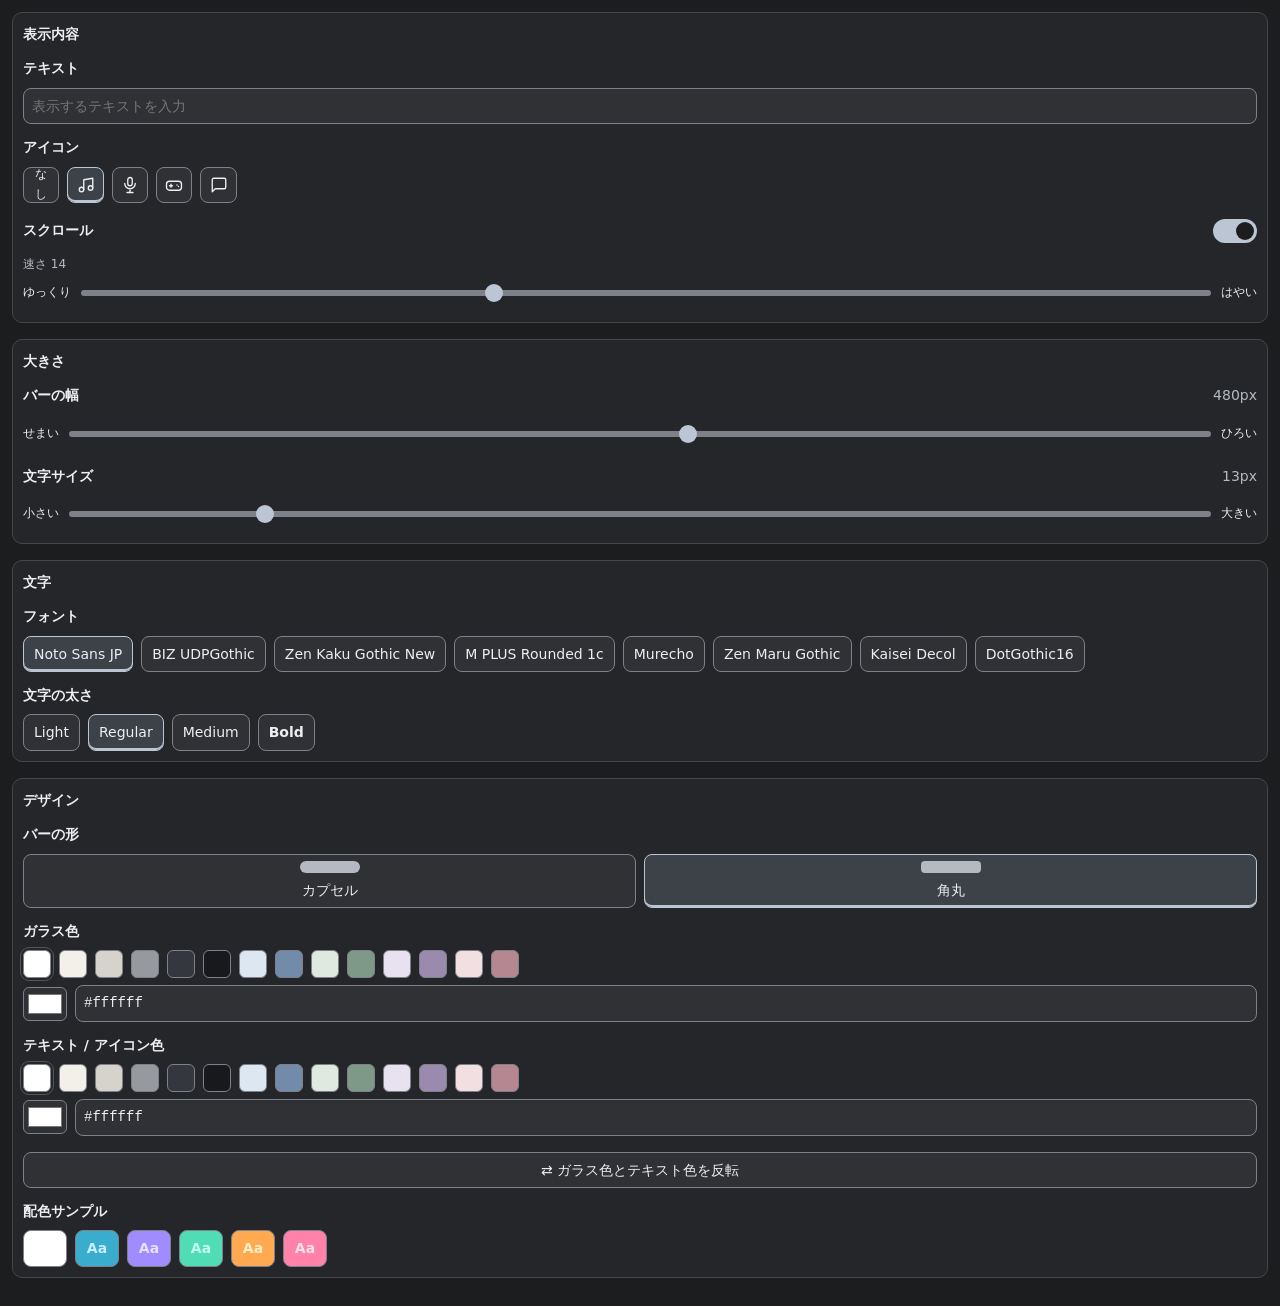
<file: glass/editor.html>
<!DOCTYPE html>
<html lang="ja">
<head>
<meta charset="UTF-8">
<meta name="viewport" content="width=device-width, initial-scale=1.0">
<title>Scrolly Glass 無料版の設定</title>
<style>
@import url('https://fonts.googleapis.com/css2?family=Noto+Sans+JP:wght@400;500;700&family=BIZ+UDPGothic&family=Zen+Kaku+Gothic+New:wght@400;500&family=M+PLUS+Rounded+1c:wght@400;500&family=Murecho:wght@300;400&family=Kaisei+Decol:wght@400;500&family=DotGothic16&family=Zen+Maru+Gothic:wght@400;500&display=swap');

*,:before,:after{box-sizing:border-box} body{margin:0;padding:12px;min-height:0;background:var(--fw-bg);color:var(--fw-text);font:14px/1.6 "Yu Gothic UI","Hiragino Sans",Meiryo,system-ui,sans-serif}
:root{color-scheme:dark;--fw-bg:#1c1d1f;--fw-surface:#252629;--fw-field:#303135;--fw-text:#eceef1;--fw-muted:#b5b9c1;--fw-line:#44464b;--fw-control-line:#7e8189;--fw-selection:#3d4148;--fw-focus:#bcc5d3;--fw-success:#a8cbb4;--fw-warning:#dfcca0;--fw-danger:#eeaaa7;--muted:var(--fw-muted)}
button,input,select{font:inherit;color:inherit;min-width:0}button,summary,input[type=range],input[type=color]{cursor:pointer}button{min-height:34px;background:var(--fw-field);border:1px solid var(--fw-control-line);border-radius:8px;padding:6px 10px}button:hover{background:var(--fw-selection)}:focus-visible{outline:2px solid var(--fw-focus);outline-offset:2px}h1{font-size:18px;line-height:1.4;margin:0 0 12px}h2{font-size:14px;margin:0 0 12px;font-weight:700}p{margin:0} [hidden]{display:none!important}
.card,.conn-box,.preview-card{background:var(--fw-surface);border:1px solid var(--fw-line);border-radius:10px;padding:10px;margin:0 0 16px;min-width:0}.section{margin-bottom:12px;min-width:0}.section:last-child{margin-bottom:0}.field-label{display:flex;align-items:center;justify-content:space-between;gap:8px;flex-wrap:wrap;font-size:14px;font-weight:600;margin-bottom:8px}.status-bar{display:flex;align-items:center;gap:8px;margin:0 0 8px}.status-dot{width:8px;height:8px;border-radius:50%;background:var(--fw-muted);flex-shrink:0}.status-dot.connected{background:var(--fw-success)}.status-dot.error{background:var(--fw-danger)}.status-dot.connecting{background:var(--fw-warning)}.status-text,.conn-hint,.size-hint,.overlay-status,.save-error{font-size:12px;overflow-wrap:anywhere;color:var(--fw-muted)}.overlay-status,.save-error{margin-bottom:12px}.overlay-status:empty{display:none}.overlay-status.warn{color:var(--fw-warning)}.save-error{color:var(--fw-danger)}summary{font-weight:600;min-height:32px}.conn-row{display:flex;gap:8px;flex-wrap:wrap;align-items:flex-end;margin-top:12px}.conn-field{display:flex;flex-direction:column;gap:4px;flex:1 1 110px;min-width:0;font-size:12px}.text-input,.conn-field input,.conn-url,.color-picker-row input[type=text]{width:100%;min-height:34px;border:1px solid var(--fw-control-line);border-radius:8px;padding:6px 8px;background:var(--fw-field)}.conn-hint{margin-top:8px}.conn-sub{font-size:14px;font-weight:600;margin-top:12px}.conn-url{margin-top:8px}.preview-wrap{display:flex;align-items:center;justify-content:flex-start;background:#111;border-radius:6px;padding:14px 10px;min-height:72px;overflow:hidden;margin:8px 0}.size-hint{margin-top:8px}
.icon-grid{display:grid;grid-template-columns:repeat(auto-fill,minmax(36px,1fr));gap:8px}.icon-btn{height:36px;padding:6px;display:flex;align-items:center;justify-content:center}.icon-btn svg{width:18px;height:18px}.no-icon{font-size:12px}.font-grid{display:flex;flex-wrap:wrap;gap:8px}.font-btn{max-width:100%;overflow-wrap:anywhere;text-align:left}.active{background:var(--fw-selection);border-color:var(--fw-focus);box-shadow:inset 0 -2px var(--fw-focus)}.slider-row{display:flex;align-items:center;gap:8px}.slider-label{font-size:12px;white-space:nowrap}input[type=range]{flex:1;min-width:0;width:100%;height:34px;appearance:none;background:transparent}input[type=range]::-webkit-slider-runnable-track{height:6px;border-radius:3px;background:var(--fw-control-line)}input[type=range]::-webkit-slider-thumb{appearance:none;width:18px;height:18px;margin-top:-6px;border-radius:50%;background:var(--fw-focus)}.shape-grid{display:flex;gap:8px}.shape-btn{flex:1;min-width:0;display:flex;align-items:center;flex-direction:column;gap:6px}.shape-preview{width:60px;max-width:100%;height:12px;background:var(--fw-muted)}.shape-label-s{font-size:12px}
.toggle{position:relative;display:inline-flex;align-items:center;min-height:32px}.toggle input{position:absolute;opacity:0;width:44px;height:24px;margin:0}.toggle-track{width:44px;height:24px;background:var(--fw-control-line);border-radius:999px;position:relative;pointer-events:none}.toggle-thumb{position:absolute;top:3px;left:3px;width:18px;height:18px;background:var(--fw-bg);border-radius:50%;transition:transform .15s}.toggle input:checked+.toggle-track{background:var(--fw-focus)}.toggle input:checked+.toggle-track .toggle-thumb{transform:translateX(20px)}.toggle input:focus-visible+.toggle-track{outline:2px solid var(--fw-focus);outline-offset:2px}.color-row-inner{display:flex;flex-wrap:wrap;gap:8px}.dot{width:28px;min-height:28px;height:28px;padding:0;border-radius:6px;border:1px solid var(--fw-control-line)}.dot.active{outline:2px solid var(--fw-focus);outline-offset:2px;box-shadow:none}.color-picker-row{display:flex;align-items:center;gap:8px}.color-picker-row input[type=color]{width:44px;height:34px;flex-shrink:0;background:var(--fw-field);border:1px solid var(--fw-control-line);border-radius:6px;padding:2px}.color-picker-row input[type=text]{flex:1;min-width:0;font-family:monospace}.swap-btn{width:100%;margin-top:4px}.divider{display:none} .value-note{font-size:12px;color:var(--fw-muted);margin-top:4px}
.overlay-bar {
  display: flex;
  align-items: center;
  overflow: hidden;
  max-width: 100%;
}
.bar-icon { display: flex; align-items: center; justify-content: center; flex-shrink: 0; }
.bar-icon svg { width: 17px; height: 17px; }
.bar-text-wrap { flex: 1; overflow: hidden; height: 100%; display: flex; align-items: center; padding: 0 14px 0 8px; }
.bar-text { white-space: nowrap; display: inline-block; font-size: 13px; letter-spacing: 0.04em; animation: marquee 14s linear infinite; }
@keyframes marquee { 0% { transform: translateX(260px); } 100% { transform: translateX(-100%); } }


.overlay-bar{flex-shrink:0;max-width:none}

</style>
<script src="scrolly-shared.js"></script>
</head>
<body>


<div hidden id="editorHidden">
<details class="preview-card" open><summary>プレビュー</summary>
<div class="preview-wrap">
  <div id="previewScale"><div class="overlay-bar" id="previewBar">
    <div class="bar-icon" id="previewIcon"></div>
    <div class="bar-text-wrap" id="previewTextWrap">
      <span class="bar-text" id="previewText"></span>
    </div>
  </div>
</div>
</div></details>
<p class="size-hint" id="sizeHint" style="margin-bottom:16px"></p>

</div>
<p class="save-error" id="saveError" role="alert" hidden></p>
<section class="card"><h2>表示内容</h2>
<div class="section">
  <div class="field-label">テキスト</div>
  <input class="text-input" type="text" id="textInput" aria-label="テキスト" placeholder="表示するテキストを入力">
</div>
<div class="section">
  <div class="field-label">アイコン</div>
  <div class="icon-grid" id="iconGrid"></div>
</div>
<div class="section">
  <div class="field-label">
    スクロール
    <label class="toggle">
      <input type="checkbox" id="scrollToggle" role="switch" aria-label="スクロール" checked>
      <span class="toggle-track"><span class="toggle-thumb"></span></span>
    </label>
  </div>
  <div id="speedSection"><p class="value-note" id="speedValue"></p>
    <div class="slider-row">
      <span class="slider-label">ゆっくり</span>
      <input type="range" id="speedSlider" aria-label="スクロールの速さ" min="6" max="28" value="14" step="1">
      <span class="slider-label">はやい</span>
    </div>
  </div>
</div></section>
<section class="card"><h2>大きさ</h2>
<div class="section">
  <div class="field-label">バーの幅　<span id="widthVal" style="font-weight:400; color:var(--muted);">480px</span></div>
  <div class="slider-row">
    <span class="slider-label">せまい</span>
    <input type="range" id="widthSlider" aria-label="バーの幅（px）" min="100" max="800" value="480" step="10">
    <span class="slider-label">ひろい</span>
  </div>
</div>
<div class="section">
  <div class="field-label">文字サイズ　<span id="fontSizeVal" style="font-weight:400; color:var(--muted);">13px</span></div>
  <div class="slider-row">
    <span class="slider-label">小さい</span>
    <input type="range" id="fontSizeSlider" aria-label="文字サイズ（px）" min="10" max="28" value="13" step="1">
    <span class="slider-label">大きい</span>
  </div>
</div></section>
<section class="card"><h2>文字</h2>
<div class="section">
  <div class="field-label">フォント</div>
  <div class="font-grid" id="fontGrid"></div>
</div>
<div class="section">
  <div class="field-label">文字の太さ</div>
  <div class="font-grid" id="weightGrid"></div>
</div></section>
<section class="card"><h2>デザイン</h2>
<div class="section"><div class="field-label">ガラスの配色</div><div class="font-grid" id="themeGrid"></div></div>
<div class="section">
<div class="field-label">バーの形</div>
  <div class="shape-grid" aria-label="バーの形">
    <button type="button" class="shape-btn" data-shape="round"><span class="shape-preview" style="border-radius:999px"></span><span>カプセル</span></button>
    <button type="button" class="shape-btn" data-shape="square"><span class="shape-preview" style="border-radius:4px"></span><span>角丸</span></button>
  </div>
</div>
<div class="section">
  <div class="field-label">ガラス色</div>
  <div class="color-row-inner" id="bgDots"></div>
  <div class="color-picker-row" style="margin-top:7px;">
    <input type="color" id="bgPicker" aria-label="ガラス色" value="#ffffff">
    <input type="text" id="bgText" aria-label="ガラス色のカラーコード" value="#ffffff" maxlength="7">
  </div>
</div>
<div class="section">
  <div class="field-label">テキスト / アイコン色</div>
  <div class="color-row-inner" id="fgDots"></div>
  <div class="color-picker-row" style="margin-top:7px;">
    <input type="color" id="fgPicker" aria-label="テキスト / アイコン色" value="#1e1c19">
    <input type="text" id="fgText" aria-label="テキスト / アイコン色のカラーコード" value="#1e1c19" maxlength="7">
  </div>
</div><button class="swap-btn" id="swapBtn">⇄ ガラス色とテキスト色を反転</button></section>



<script>
const ICONS_LIST = window.SCROLLY.ICONS.filter(i => ['none','music','mic','gamepad','chat'].includes(i.id));
const FONTS_LIST = window.SCROLLY.FONTS;

const THEMES = [
  { label:'Pearl',  tintR:255, tintG:255, tintB:255, tintHex:'#ffffff', fg:'#ffffff', fgLabel:'白' },
  { label:'Ocean',  tintR:58,  tintG:173, tintB:207, tintHex:'#3aadcf', fg:'#c8f0ff', fgLabel:'水' },
  { label:'Violet', tintR:160, tintG:140, tintB:255, tintHex:'#a08cff', fg:'#e8e0ff', fgLabel:'紫' },
  { label:'Mint',   tintR:80,  tintG:220, tintB:180, tintHex:'#50dcb4', fg:'#c0fff0', fgLabel:'緑' },
  { label:'Amber',  tintR:255, tintG:170, tintB:80,  tintHex:'#ffaa50', fg:'#fff0c8', fgLabel:'橙' },
  { label:'Sakura', tintR:255, tintG:130, tintB:170, tintHex:'#ff82aa', fg:'#ffe0ee', fgLabel:'桃' },
];

const COLOR_PRESETS = ['#ffffff', '#f3f0e9', '#d6d3cd', '#96999e', '#34373d', '#17191d', '#dce7f2', '#718ba8', '#dfe9df', '#7e9988', '#e7e1f0', '#9a8bae', '#f1dfe1', '#b58790'];
const BG_PRESETS = COLOR_PRESETS;
const FG_PRESETS = COLOR_PRESETS;

const state = {
  text: '', icon: 'music', font: 'noto',
  shape: 'square', scroll: true, speed: 14,
  width: 480, fontSize: 13, fontWeight: 400,
  bg: '#ffffff', fg: '#ffffff',
  glassBgAlpha: 0.18, glassBdAlpha: 0.30, glassTintR:255, glassTintG:255, glassTintB:255,
};

const KEY = 'scrolly_free_glass_v1';

/* 保存した設定を読む。項目ごとに型と範囲を確かめ、合わないものだけ初期値のまま残す。 */
function loadState() {
  let raw = null;
  try { raw = JSON.parse(localStorage.getItem(KEY)); } catch (e) { raw = null; }
  if (!raw || typeof raw !== 'object') return;
  const hex = v => typeof v === 'string' && /^#[0-9a-fA-F]{6}$/.test(v);
  const int = (v, lo, hi) => Number.isInteger(v) && v >= lo && v <= hi;
  if (typeof raw.text === 'string') state.text = raw.text;
  if (ICONS_LIST.some(i => i.id === raw.icon)) state.icon = raw.icon;
  if (FONTS_LIST.some(f => f.id === raw.font)) state.font = raw.font;
  if (raw.shape === 'round' || raw.shape === 'square') state.shape = raw.shape;
  if (typeof raw.scroll === 'boolean') state.scroll = raw.scroll;
  if (int(raw.speed, 6, 28)) state.speed = raw.speed;
  if (int(raw.width, 100, 800)) state.width = raw.width;
  if (int(raw.fontSize, 10, 28)) state.fontSize = raw.fontSize;
  if ([300, 400, 500, 700].includes(raw.fontWeight)) state.fontWeight = raw.fontWeight;
  if (hex(raw.bg)) state.bg = raw.bg;
  if (hex(raw.fg)) state.fg = raw.fg;
  for (const key of ['glassTintR','glassTintG','glassTintB']) if (int(raw[key],0,255)) state[key]=raw[key];
  state.bg = tintHex();
}
function saveState() {
  const el = document.getElementById('saveError');
  try {
    localStorage.setItem(KEY, JSON.stringify(state));
    el.hidden = true;
  } catch (e) {
    el.textContent = '設定を保存できませんでした。ページを閉じる前にHTMLをダウンロードしてください。再読込すると今の変更が失われる場合があります。';
    el.hidden = false;
  }
}
function sendSettings() {
  parent.postMessage({type:'scrolly-state',product:"glass",state:{...state}},location.protocol==='file:'?'*':location.origin);
}

// ── プレビュー更新 ─────────────────────────────
function updatePreview() {
  delete state.cornerPct;
  state.glassBgAlpha = 0.18; state.glassBdAlpha = 0.30;
  state.glassTintR=parseInt(state.bg.slice(1,3),16);state.glassTintG=parseInt(state.bg.slice(3,5),16);state.glassTintB=parseInt(state.bg.slice(5,7),16);

  document.querySelectorAll('#themeGrid button').forEach((el,i)=>{const t=THEMES[i];el.classList.toggle('active',state.bg.toLowerCase()===t.tintHex&&state.fg.toLowerCase()===t.fg);});

  for(const key of ['bg','fg']) document.querySelectorAll('#'+key+'Dots .dot').forEach(b=>b.classList.toggle('active',b.dataset.color===state[key].toLowerCase()));
  document.querySelectorAll('.icon-btn,.font-btn,.shape-btn,.dot').forEach(el => el.setAttribute('aria-pressed', String(el.classList.contains('active'))));
  document.getElementById('scrollToggle').setAttribute('aria-checked', String(state.scroll));
  document.getElementById('speedSlider').setAttribute('aria-valuetext', String(state.speed));
  document.getElementById('speedValue').textContent = '速さ ' + state.speed;

  const bar    = document.getElementById('previewBar');
  const iconEl = document.getElementById('previewIcon');
  const wrapEl = document.getElementById('previewTextWrap');
  const textEl = document.getElementById('previewText');

  const fs        = state.fontSize;
  const barHeight = Math.max(44, Math.round(fs * 3.2));
  const iconSize  = Math.round(fs * 1.4);
  const radius = window.SCROLLY.radius(state,barHeight);
  const { glassTintR:r, glassTintG:g, glassTintB:b } = state;

  /* ドック追加直後はレイアウト未確定でclientWidth=0のことがある。
     その場合は少し待ってリトライ（負のスケール防止） */
  const areaW = document.querySelector('.preview-wrap').clientWidth;
  // Collapsed preview does not interrupt saving or sending.

  const maxW  = areaW - 24;
  const scale = Math.max(0.05, Math.min(1, maxW / state.width));

  const topA = Math.min(1, state.glassBgAlpha * 1.25);
  const botA = state.glassBgAlpha * 0.85;

  /* ラッパーにスケール後の実寸を持たせる（flexの中央揃えがズレない） */
  const scaleWrap = document.getElementById('previewScale');
  scaleWrap.style.width    = Math.round(state.width * scale) + 'px';
  scaleWrap.style.height   = Math.round(barHeight * scale) + 'px';
  scaleWrap.style.overflow = 'visible';

  bar.style.cssText = `
    transform: scale(${scale}); transform-origin: top left;
    width: ${state.width}px; height: ${barHeight}px; border-radius: ${radius};
    background:
      linear-gradient(115deg, rgba(255,255,255,0.22) 0%, rgba(255,255,255,0.05) 30%, rgba(255,255,255,0) 55%, rgba(255,255,255,0.04) 100%),
      linear-gradient(180deg,
        rgba(${Math.min(255,r+25)},${Math.min(255,g+25)},${Math.min(255,b+25)},${topA}) 0%,
        rgba(${r},${g},${b},${state.glassBgAlpha}) 45%,
        rgba(${Math.max(0,r-15)},${Math.max(0,g-15)},${Math.max(0,b-15)},${botA}) 100%);
    display: flex; align-items: center; overflow: hidden;
    border: 1px solid rgba(${r},${g},${b},${state.glassBdAlpha});
    box-shadow:
      inset 0 1px 0 rgba(255,255,255,0.40),
      inset 0 -1px 0 rgba(0,0,0,0.10),
      inset 0 0 18px rgba(255,255,255,0.04),
      0 6px 20px rgba(0,0,0,0.4);
  `;
  /* dockプレビューはOBS外なのでbackdrop-filterが効く環境もあるが、
     オーバーレイ実機と見た目を揃えるためグラデ表現で統一 */

  if (state.icon === 'none') {
    iconEl.style.display = 'none';
    wrapEl.style.paddingLeft = '14px';
  } else {
    iconEl.style.cssText = `
      display:flex; align-items:center; justify-content:center; flex-shrink:0;
      width:${barHeight}px; height:${barHeight}px;
      background:transparent; color:${state.fg};
      border-radius: ${radius} 0 0 ${radius};
    `;
    iconEl.innerHTML = ICONS_LIST.find(i => i.id === state.icon)?.svg || '';
    const svg = iconEl.querySelector('svg');
    if (svg) { svg.style.width = iconSize+'px'; svg.style.height = iconSize+'px'; }
    wrapEl.style.paddingLeft = '8px';
  }
  wrapEl.style.cssText += 'background:transparent; padding-right:14px;';
  textEl.textContent   = state.text || 'テキストを入力';
  textEl.style.color   = state.fg;
  textEl.style.textShadow = '0 1px 2px rgba(0,0,0,0.45), 0 2px 10px rgba(0,0,0,0.30)';
  textEl.style.fontFamily = FONTS_LIST.find(f => f.id === state.font)?.family || FONTS_LIST[0].family;
  textEl.style.fontSize   = fs + 'px';
  textEl.style.fontWeight = state.fontWeight;

  const speedSec = (30 - state.speed + 6) + 's';
  textEl.style.animation = 'none';
  textEl.offsetHeight;
  if (state.scroll) textEl.style.animation = `marquee ${speedSec} linear infinite`;

  document.getElementById('speedSection').style.display = state.scroll ? '' : 'none';
  document.getElementById('widthVal').textContent    = state.width + 'px';
  document.getElementById('fontSizeVal').textContent = state.fontSize + 'px';
  document.getElementById('sizeHint').textContent =
    'ブラウザソースの大きさ：幅 ' + state.width + ' × 高さ ' + barHeight;

  saveState();
  sendSettings();
}

// ── UI構築 ────────────────────────────────────
function buildIcons() {
  const grid = document.getElementById('iconGrid');
  ICONS_LIST.forEach(ic => {
    const btn = document.createElement('button');
    btn.className = 'icon-btn' + (ic.id === state.icon ? ' active' : '');
    if (ic.id === 'none') { btn.classList.add('no-icon'); btn.textContent = 'なし'; }
    else btn.innerHTML = ic.svg;
    btn.title = ic.label; btn.setAttribute("aria-label", ic.label);
    btn.addEventListener('click', () => {
      state.icon = ic.id;
      document.querySelectorAll('.icon-btn').forEach(b => b.classList.remove('active'));
      btn.classList.add('active');
      updatePreview();
    });
    grid.appendChild(btn);
  });
}

function buildFonts() {
  const grid = document.getElementById('fontGrid');
  FONTS_LIST.forEach(f => {
    const btn = document.createElement('button');
    btn.className = 'font-btn' + (f.id === state.font ? ' active' : '');

    btn.textContent = f.label;
    btn.addEventListener('click', () => {
      state.font = f.id;
      document.querySelectorAll('#fontGrid .font-btn').forEach(b => b.classList.remove('active'));
      btn.classList.add('active');
      updatePreview();
    });
    grid.appendChild(btn);
  });
}

function buildWeights() {
  const weights = [{ v:300,l:'Light' },{ v:400,l:'Regular' },{ v:500,l:'Medium' },{ v:700,l:'Bold' }];
  const grid = document.getElementById('weightGrid');
  weights.forEach(w => {
    const btn = document.createElement('button');
    btn.className = 'font-btn' + (w.v === state.fontWeight ? ' active' : '');
    btn.style.fontWeight = w.v;
    btn.textContent = w.l;
    btn.addEventListener('click', () => {
      state.fontWeight = w.v;
      document.querySelectorAll('#weightGrid .font-btn').forEach(b => b.classList.remove('active'));
      btn.classList.add('active');
      updatePreview();
    });
    grid.appendChild(btn);
  });
}

function buildDots(id, presets, key) {
  const container = document.getElementById(id);
  presets.forEach(color => {
    const dot = document.createElement('button');
    dot.type = 'button'; dot.setAttribute('aria-label', (key === 'bg' ? '背景色 ' : 'テキスト / アイコン色 ') + color);
    dot.className = 'dot' + (state[key] === color ? ' active' : '');
    dot.style.background = color; dot.dataset.color = color.toLowerCase();
    if (color === '#ffffff' || color === '#f5f5f5') dot.style.outline = '1px solid #555';
    dot.addEventListener('click', () => {
      state[key] = color;
      syncColor(key);
      container.querySelectorAll('.dot').forEach(d => d.classList.remove('active'));
      dot.classList.add('active');
      updatePreview();
    });
    container.appendChild(dot);
  });
}

function tintHex(){return '#'+[state.glassTintR,state.glassTintG,state.glassTintB].map(n=>n.toString(16).padStart(2,'0')).join('');}
function buildThemes(){THEMES.forEach(t=>{const b=document.createElement('button');b.className='font-btn';b.textContent=t.label;b.addEventListener('click',()=>{state.bg=t.tintHex;state.fg=t.fg;syncColor('bg');syncColor('fg');updatePreview();});document.getElementById('themeGrid').append(b);});}
function syncColor(key) {
  if (key === 'bg') {
    document.getElementById('bgPicker').value = state.bg;
    document.getElementById('bgText').value   = state.bg;
  } else {
    document.getElementById('fgPicker').value = state.fg;
    document.getElementById('fgText').value   = state.fg;
  }
}

function attachColor(pickerId, textId, key, dotsId) {
  document.getElementById(pickerId).addEventListener('input', e => {
    state[key] = e.target.value;
    document.getElementById(textId).value = e.target.value;
    document.querySelectorAll(`#${dotsId} .dot`).forEach(d => d.classList.remove('active'));
    updatePreview();
  });
  document.getElementById(textId).addEventListener('input', e => {
    const v = e.target.value;
    if (/^#[0-9a-fA-F]{6}$/.test(v)) {
      state[key] = v;
      document.getElementById(pickerId).value = v;
      document.querySelectorAll(`#${dotsId} .dot`).forEach(d => d.classList.remove('active'));
      updatePreview();
    }
  });
}

/* 読み込んだ設定を、最初から画面に作ってある部品へ映す */
function syncControls() {
  document.getElementById('textInput').value = state.text;
  document.getElementById('speedSlider').value = state.speed;
  document.getElementById('widthSlider').value = state.width;
  document.getElementById('fontSizeSlider').value = state.fontSize;
  document.getElementById('scrollToggle').checked = state.scroll;
  document.querySelectorAll('.shape-btn').forEach(b => b.classList.toggle('active', b.dataset.shape === state.shape));
  syncColor('bg'); syncColor('fg');
}

function init() {
  loadState();
  buildIcons(); buildFonts(); buildWeights();buildThemes();
  buildDots('bgDots', BG_PRESETS, 'bg');
  buildDots('fgDots', FG_PRESETS, 'fg');

  /* 日本語の変換中は送らない。確定したときに反映する。 */
  const textInput = document.getElementById('textInput');
  textInput.addEventListener('input', e => {
    if (e.isComposing) return;
    state.text = e.target.value; updatePreview();
  });
  textInput.addEventListener('compositionend', e => {
    state.text = e.target.value; updatePreview();
  });
  document.getElementById('speedSlider').addEventListener('input', e => { state.speed = parseInt(e.target.value); updatePreview(); });
  document.getElementById('widthSlider').addEventListener('input', e => { state.width = parseInt(e.target.value); updatePreview(); });
  document.getElementById('fontSizeSlider').addEventListener('input', e => { state.fontSize = parseInt(e.target.value); updatePreview(); });
  document.getElementById('scrollToggle').addEventListener('change', e => { state.scroll = e.target.checked; updatePreview(); });

  document.querySelectorAll('.shape-btn').forEach(btn => {
    btn.addEventListener('click', () => {
      state.shape = btn.dataset.shape;
      document.querySelectorAll('.shape-btn').forEach(b => b.classList.remove('active'));
      btn.classList.add('active');
      updatePreview();
    });
  });

  document.getElementById('swapBtn').addEventListener('click', () => {
    [state.bg, state.fg] = [state.fg, state.bg];
    syncColor('bg'); syncColor('fg');
    document.querySelectorAll('#bgDots .dot, #fgDots .dot').forEach(d => d.classList.remove('active'));
    updatePreview();
  });

  attachColor('bgPicker', 'bgText', 'bg', 'bgDots');
  attachColor('fgPicker', 'fgText', 'fg', 'fgDots');

  syncControls();

  // Free editor has no OBS connection.
  updatePreview();
}

init();
new ResizeObserver(() => {
  const scale=Math.max(.05,Math.min(1,(document.querySelector('.preview-wrap').clientWidth-24)/state.width));
  document.getElementById('previewBar').style.transform='scale('+scale+')';
  document.getElementById('previewScale').style.width=Math.round(state.width*scale)+'px';
  document.getElementById('previewScale').style.height=Math.round(Math.max(44,Math.round(state.fontSize*3.2))*scale)+'px';
}).observe(document.querySelector('.preview-wrap'));
</script>
<script src="scrolly-customize.js"></script>
<script>
let reportedHeight=0;
new ResizeObserver(()=>{const height=document.body.scrollHeight+24;if(Math.abs(height-reportedHeight)>1){reportedHeight=height;parent.postMessage({type:'scrolly-height',product:"glass",height},location.protocol==='file:'?'*':location.origin);}}).observe(document.body);
window.addEventListener('message',e=>{if(e.source===parent&&e.data?.type==='scrolly-request')sendSettings();});
</script></body>
</html>
</file>
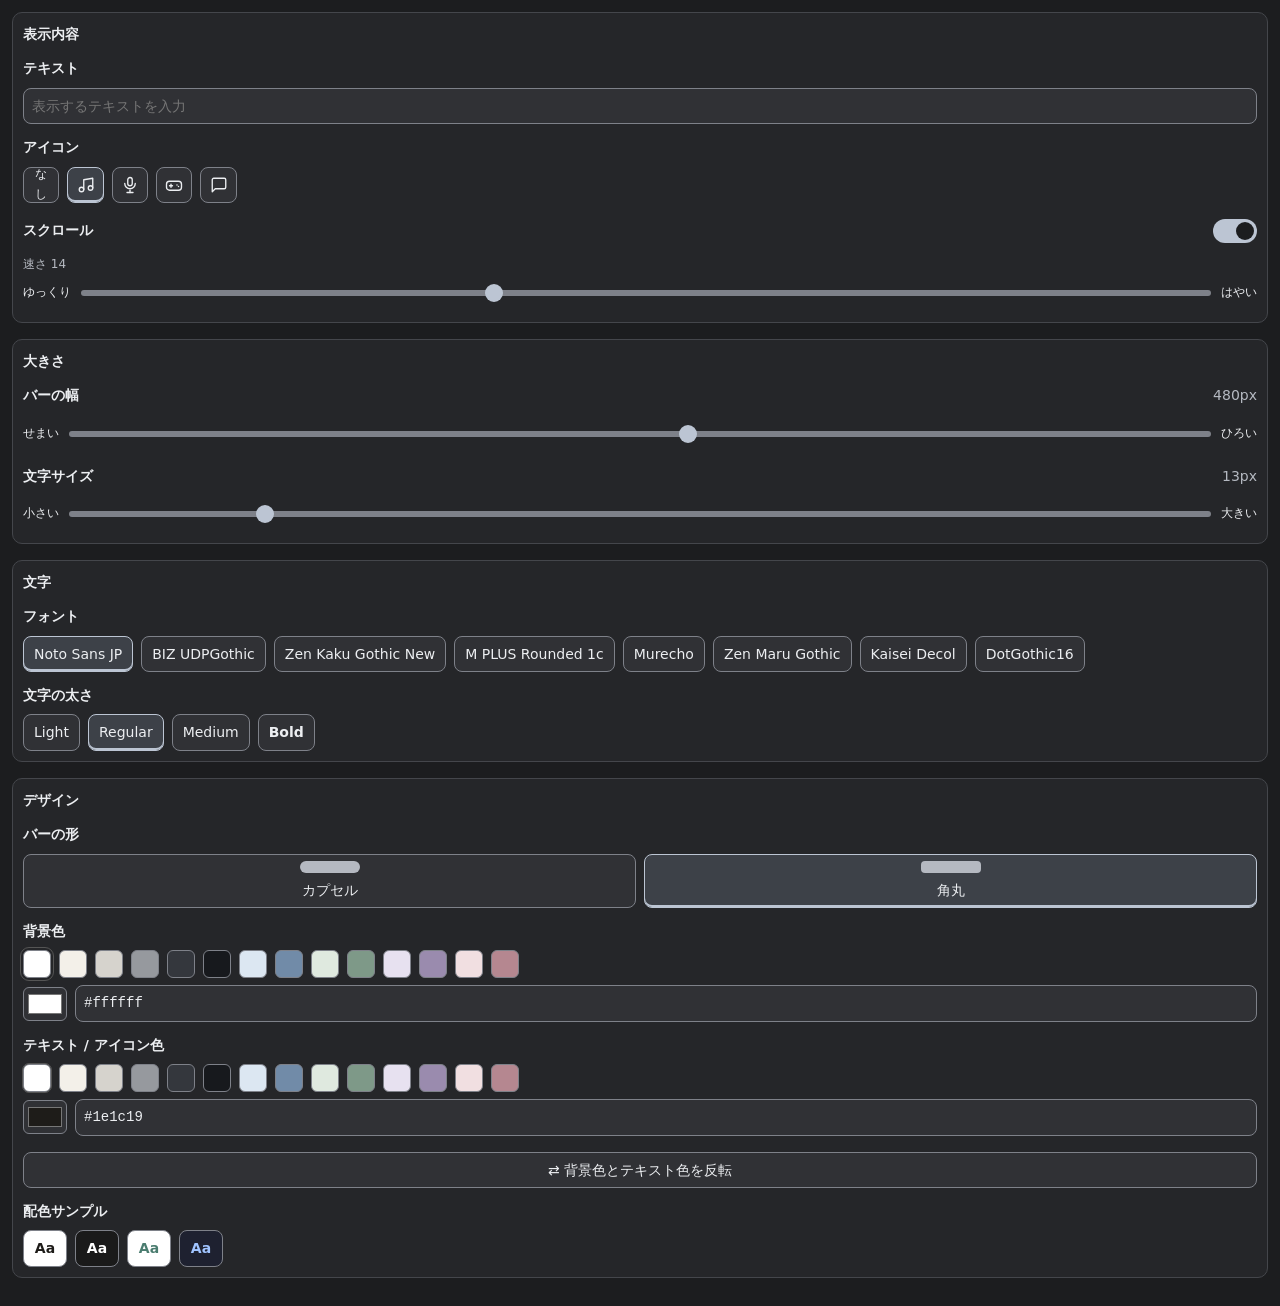
<file: live/editor.html>
<!DOCTYPE html>
<html lang="ja">
<head>
<meta charset="UTF-8">
<meta name="viewport" content="width=device-width, initial-scale=1.0">
<title>Scrolly Dock</title>
<style>
@import url('https://fonts.googleapis.com/css2?family=Noto+Sans+JP:wght@400;500;700&family=BIZ+UDPGothic&family=Zen+Kaku+Gothic+New:wght@400;500&family=M+PLUS+Rounded+1c:wght@400;500&family=Murecho:wght@300;400&family=Kaisei+Decol:wght@400;500&family=DotGothic16&family=Zen+Maru+Gothic:wght@400;500&display=swap');

*,:before,:after{box-sizing:border-box} body{margin:0;padding:12px;min-height:0;background:var(--fw-bg);color:var(--fw-text);font:14px/1.6 "Yu Gothic UI","Hiragino Sans",Meiryo,system-ui,sans-serif}
:root{color-scheme:dark;--fw-bg:#1c1d1f;--fw-surface:#252629;--fw-field:#303135;--fw-text:#eceef1;--fw-muted:#b5b9c1;--fw-line:#44464b;--fw-control-line:#7e8189;--fw-selection:#3d4148;--fw-focus:#bcc5d3;--fw-success:#a8cbb4;--fw-warning:#dfcca0;--fw-danger:#eeaaa7;--muted:var(--fw-muted)}
button,input,select{font:inherit;color:inherit;min-width:0}button,summary,input[type=range],input[type=color]{cursor:pointer}button{min-height:34px;background:var(--fw-field);border:1px solid var(--fw-control-line);border-radius:8px;padding:6px 10px}button:hover{background:var(--fw-selection)}:focus-visible{outline:2px solid var(--fw-focus);outline-offset:2px}h1{font-size:18px;line-height:1.4;margin:0 0 12px}h2{font-size:14px;margin:0 0 12px;font-weight:700}p{margin:0} [hidden]{display:none!important}
.card,.conn-box,.preview-card{background:var(--fw-surface);border:1px solid var(--fw-line);border-radius:10px;padding:10px;margin:0 0 16px;min-width:0}.section{margin-bottom:12px;min-width:0}.section:last-child{margin-bottom:0}.field-label{display:flex;align-items:center;justify-content:space-between;gap:8px;flex-wrap:wrap;font-size:14px;font-weight:600;margin-bottom:8px}.status-bar{display:flex;align-items:center;gap:8px;margin:0 0 8px}.status-dot{width:8px;height:8px;border-radius:50%;background:var(--fw-muted);flex-shrink:0}.status-dot.connected{background:var(--fw-success)}.status-dot.error{background:var(--fw-danger)}.status-dot.connecting{background:var(--fw-warning)}.status-text,.conn-hint,.size-hint,.overlay-status,.save-error{font-size:12px;overflow-wrap:anywhere;color:var(--fw-muted)}.overlay-status,.save-error{margin-bottom:12px}.overlay-status:empty{display:none}.overlay-status.warn{color:var(--fw-warning)}.save-error{color:var(--fw-danger)}summary{font-weight:600;min-height:32px}.conn-row{display:flex;gap:8px;flex-wrap:wrap;align-items:flex-end;margin-top:12px}.conn-field{display:flex;flex-direction:column;gap:4px;flex:1 1 110px;min-width:0;font-size:12px}.text-input,.conn-field input,.conn-url,.color-picker-row input[type=text]{width:100%;min-height:34px;border:1px solid var(--fw-control-line);border-radius:8px;padding:6px 8px;background:var(--fw-field)}.conn-hint{margin-top:8px}.conn-sub{font-size:14px;font-weight:600;margin-top:12px}.conn-url{margin-top:8px}.preview-wrap{display:flex;align-items:center;justify-content:flex-start;background:#111;border-radius:6px;padding:14px 10px;min-height:72px;overflow:hidden;margin:8px 0}.size-hint{margin-top:8px}
.icon-grid{display:grid;grid-template-columns:repeat(auto-fill,minmax(36px,1fr));gap:8px}.icon-btn{height:36px;padding:6px;display:flex;align-items:center;justify-content:center}.icon-btn svg{width:18px;height:18px}.no-icon{font-size:12px}.font-grid{display:flex;flex-wrap:wrap;gap:8px}.font-btn{max-width:100%;overflow-wrap:anywhere;text-align:left}.active{background:var(--fw-selection);border-color:var(--fw-focus);box-shadow:inset 0 -2px var(--fw-focus)}.slider-row{display:flex;align-items:center;gap:8px}.slider-label{font-size:12px;white-space:nowrap}input[type=range]{flex:1;min-width:0;width:100%;height:34px;appearance:none;background:transparent}input[type=range]::-webkit-slider-runnable-track{height:6px;border-radius:3px;background:var(--fw-control-line)}input[type=range]::-webkit-slider-thumb{appearance:none;width:18px;height:18px;margin-top:-6px;border-radius:50%;background:var(--fw-focus)}.shape-grid{display:flex;gap:8px}.shape-btn{flex:1;min-width:0;display:flex;align-items:center;flex-direction:column;gap:6px}.shape-preview{width:60px;max-width:100%;height:12px;background:var(--fw-muted)}.shape-label-s{font-size:12px}
.toggle{position:relative;display:inline-flex;align-items:center;min-height:32px}.toggle input{position:absolute;opacity:0;width:44px;height:24px;margin:0}.toggle-track{width:44px;height:24px;background:var(--fw-control-line);border-radius:999px;position:relative;pointer-events:none}.toggle-thumb{position:absolute;top:3px;left:3px;width:18px;height:18px;background:var(--fw-bg);border-radius:50%;transition:transform .15s}.toggle input:checked+.toggle-track{background:var(--fw-focus)}.toggle input:checked+.toggle-track .toggle-thumb{transform:translateX(20px)}.toggle input:focus-visible+.toggle-track{outline:2px solid var(--fw-focus);outline-offset:2px}.color-row-inner{display:flex;flex-wrap:wrap;gap:8px}.dot{width:28px;min-height:28px;height:28px;padding:0;border-radius:6px;border:1px solid var(--fw-control-line)}.dot.active{outline:2px solid var(--fw-focus);outline-offset:2px;box-shadow:none}.color-picker-row{display:flex;align-items:center;gap:8px}.color-picker-row input[type=color]{width:44px;height:34px;flex-shrink:0;background:var(--fw-field);border:1px solid var(--fw-control-line);border-radius:6px;padding:2px}.color-picker-row input[type=text]{flex:1;min-width:0;font-family:monospace}.swap-btn{width:100%;margin-top:4px}.divider{display:none} .value-note{font-size:12px;color:var(--fw-muted);margin-top:4px}
.overlay-bar {
  display: flex;
  align-items: center;
  overflow: hidden;
  max-width: 100%;
}
.bar-icon { display: flex; align-items: center; justify-content: center; flex-shrink: 0; }
.bar-icon svg { width: 17px; height: 17px; }
.bar-text-wrap { flex: 1; overflow: hidden; height: 100%; display: flex; align-items: center; padding: 0 14px 0 8px; }
.bar-text { white-space: nowrap; display: inline-block; font-size: 13px; letter-spacing: 0.04em; animation: marquee 14s linear infinite; }
@keyframes marquee { 0% { transform: translateX(260px); } 100% { transform: translateX(-100%); } }


.overlay-bar{flex-shrink:0;max-width:none}

</style>
<script src="scrolly-shared.js"></script>
</head>
<body>


<div hidden id="editorHidden">
<details class="preview-card" open><summary>プレビュー</summary>
<div class="preview-wrap">
  <div class="overlay-bar" id="previewBar">
    <div class="bar-icon" id="previewIcon"></div>
    <div class="bar-text-wrap" id="previewTextWrap">
      <span class="bar-text" id="previewText"></span>
    </div>
  </div>
</div>
</details>
<p class="size-hint" id="sizeHint" style="margin-bottom:16px"></p>

</div>
<p class="save-error" id="saveError" role="alert" hidden></p>
<section class="card"><h2>表示内容</h2>
<div class="section">
  <div class="field-label">テキスト</div>
  <input class="text-input" type="text" id="textInput" aria-label="テキスト" placeholder="表示するテキストを入力">
</div>
<div class="section">
  <div class="field-label">アイコン</div>
  <div class="icon-grid" id="iconGrid"></div>
</div>
<div class="section">
  <div class="field-label">
    スクロール
    <label class="toggle">
      <input type="checkbox" id="scrollToggle" role="switch" aria-label="スクロール" checked>
      <span class="toggle-track"><span class="toggle-thumb"></span></span>
    </label>
  </div>
  <div id="speedSection"><p class="value-note" id="speedValue"></p>
    <div class="slider-row">
      <span class="slider-label">ゆっくり</span>
      <input type="range" id="speedSlider" aria-label="スクロールの速さ" min="6" max="28" value="14" step="1">
      <span class="slider-label">はやい</span>
    </div>
  </div>
</div></section>
<section class="card"><h2>大きさ</h2>
<div class="section">
  <div class="field-label">バーの幅　<span id="widthVal" style="font-weight:400; color:var(--muted);">480px</span></div>
  <div class="slider-row">
    <span class="slider-label">せまい</span>
    <input type="range" id="widthSlider" aria-label="バーの幅（px）" min="100" max="800" value="480" step="10">
    <span class="slider-label">ひろい</span>
  </div>
</div>
<div class="section">
  <div class="field-label">文字サイズ　<span id="fontSizeVal" style="font-weight:400; color:var(--muted);">13px</span></div>
  <div class="slider-row">
    <span class="slider-label">小さい</span>
    <input type="range" id="fontSizeSlider" aria-label="文字サイズ（px）" min="10" max="28" value="13" step="1">
    <span class="slider-label">大きい</span>
  </div>
</div></section>
<section class="card"><h2>文字</h2>
<div class="section">
  <div class="field-label">フォント</div>
  <div class="font-grid" id="fontGrid"></div>
</div>
<div class="section">
  <div class="field-label">文字の太さ</div>
  <div class="font-grid" id="weightGrid"></div>
</div></section>
<section class="card"><h2>デザイン</h2>
<div class="section">
<div class="field-label">バーの形</div>
  <div class="shape-grid" aria-label="バーの形">
    <button type="button" class="shape-btn" data-shape="round"><span class="shape-preview" style="border-radius:999px"></span><span>カプセル</span></button>
    <button type="button" class="shape-btn" data-shape="square"><span class="shape-preview" style="border-radius:4px"></span><span>角丸</span></button>
  </div>
</div>
<div class="section">
  <div class="field-label">背景色</div>
  <div class="color-row-inner" id="bgDots"></div>
  <div class="color-picker-row" style="margin-top:7px;">
    <input type="color" id="bgPicker" aria-label="背景色" value="#ffffff">
    <input type="text" id="bgText" aria-label="背景色のカラーコード" value="#ffffff" maxlength="7">
  </div>
</div>
<div class="section">
  <div class="field-label">テキスト / アイコン色</div>
  <div class="color-row-inner" id="fgDots"></div>
  <div class="color-picker-row" style="margin-top:7px;">
    <input type="color" id="fgPicker" aria-label="テキスト / アイコン色" value="#1e1c19">
    <input type="text" id="fgText" aria-label="テキスト / アイコン色のカラーコード" value="#1e1c19" maxlength="7">
  </div>
</div><button class="swap-btn" id="swapBtn">⇄ 背景色とテキスト色を反転</button></section>



<script>
const ICONS_LIST = window.SCROLLY.ICONS.filter(i => ['none','music','mic','gamepad','chat'].includes(i.id));
const FONTS_LIST = window.SCROLLY.FONTS;

const COLOR_PRESETS = ['#ffffff', '#f3f0e9', '#d6d3cd', '#96999e', '#34373d', '#17191d', '#dce7f2', '#718ba8', '#dfe9df', '#7e9988', '#e7e1f0', '#9a8bae', '#f1dfe1', '#b58790'];
const BG_PRESETS = COLOR_PRESETS;
const FG_PRESETS = COLOR_PRESETS;

const state = {
  text: '', icon: 'music', font: 'noto',
  shape: 'square', scroll: true, speed: 14,
  width: 480, fontSize: 13, fontWeight: 400,
  bg: '#ffffff', fg: '#1e1c19',
};

const KEY = 'scrolly_free_live_v1';

/* 保存した設定を読む。項目ごとに型と範囲を確かめ、合わないものだけ初期値のまま残す。 */
function loadState() {
  let raw = null;
  try { raw = JSON.parse(localStorage.getItem(KEY)); } catch (e) { raw = null; }
  if (!raw || typeof raw !== 'object') return;
  const hex = v => typeof v === 'string' && /^#[0-9a-fA-F]{6}$/.test(v);
  const int = (v, lo, hi) => Number.isInteger(v) && v >= lo && v <= hi;
  if (typeof raw.text === 'string') state.text = raw.text;
  if (ICONS_LIST.some(i => i.id === raw.icon)) state.icon = raw.icon;
  if (FONTS_LIST.some(f => f.id === raw.font)) state.font = raw.font;
  if (raw.shape === 'round' || raw.shape === 'square') state.shape = raw.shape;
  if (typeof raw.scroll === 'boolean') state.scroll = raw.scroll;
  if (int(raw.speed, 6, 28)) state.speed = raw.speed;
  if (int(raw.width, 100, 800)) state.width = raw.width;
  if (int(raw.fontSize, 10, 28)) state.fontSize = raw.fontSize;
  if ([300, 400, 500, 700].includes(raw.fontWeight)) state.fontWeight = raw.fontWeight;
  if (hex(raw.bg)) state.bg = raw.bg;
  if (hex(raw.fg)) state.fg = raw.fg;
}
function saveState() {
  const el = document.getElementById('saveError');
  try {
    localStorage.setItem(KEY, JSON.stringify(state));
    el.hidden = true;
  } catch (e) {
    el.textContent = '設定を保存できませんでした。ページを閉じる前にHTMLをダウンロードしてください。再読込すると今の変更が失われる場合があります。';
    el.hidden = false;
  }
}
function sendSettings() {
  parent.postMessage({type:'scrolly-state',product:"live",state:{...state}},location.protocol==='file:'?'*':location.origin);
}

// ── プレビュー更新 ─────────────────────────────
function updatePreview() {
  delete state.cornerPct;
  for(const key of ['bg','fg']) document.querySelectorAll('#'+key+'Dots .dot').forEach(b=>b.classList.toggle('active',b.dataset.color===state[key].toLowerCase()));
  document.querySelectorAll('.icon-btn,.font-btn,.shape-btn,.dot').forEach(el => el.setAttribute('aria-pressed', String(el.classList.contains('active'))));
  document.getElementById('scrollToggle').setAttribute('aria-checked', String(state.scroll));
  document.getElementById('speedSlider').setAttribute('aria-valuetext', String(state.speed));
  document.getElementById('speedValue').textContent = '速さ ' + state.speed;

  const bar      = document.getElementById('previewBar');
  const iconEl   = document.getElementById('previewIcon');
  const wrapEl   = document.getElementById('previewTextWrap');
  const textEl   = document.getElementById('previewText');

  const fs        = state.fontSize;
  const barHeight = Math.max(44, Math.round(fs * 3.2));
  const iconSize  = Math.round(fs * 1.4);
  const radius = window.SCROLLY.radius(state,barHeight);

  // プレビュー幅はコンテナに合わせてスケール
  const maxW = document.querySelector('.preview-wrap').clientWidth - 20;
  const scale = Math.min(1, maxW / state.width);
  bar.style.transform = `scale(${scale})`;
  bar.style.transformOrigin = 'left center';
  bar.style.width  = state.width + 'px';
  bar.style.height = barHeight + 'px';
  bar.style.borderRadius = radius;
  bar.style.background   = state.bg;

  if (state.icon === 'none') {
    iconEl.style.display = 'none';
    wrapEl.style.paddingLeft = '14px';
  } else {
    iconEl.style.display = 'flex';
    iconEl.style.width   = barHeight + 'px';
    iconEl.style.height  = barHeight + 'px';
    iconEl.style.background = state.bg;
    iconEl.style.color   = state.fg;
    iconEl.style.borderRadius = radius+' 0 0 '+radius;
    iconEl.innerHTML = ICONS_LIST.find(i => i.id === state.icon)?.svg || '';
    const svg = iconEl.querySelector('svg');
    if (svg) { svg.style.width = iconSize + 'px'; svg.style.height = iconSize + 'px'; }
    wrapEl.style.paddingLeft = '';
  }

  wrapEl.style.background = state.bg;
  textEl.textContent   = state.text || 'テキストを入力';
  textEl.style.color   = state.fg;
  textEl.style.fontFamily = FONTS_LIST.find(f => f.id === state.font)?.family || FONTS_LIST[0].family;
  textEl.style.fontSize   = fs + 'px';
  textEl.style.fontWeight = state.fontWeight;

  const speedSec = (30 - state.speed + 6) + 's';
  textEl.style.animation = 'none';
  textEl.offsetHeight;
  if (state.scroll) {
    textEl.style.animation = `marquee ${speedSec} linear infinite`;
  }

  document.getElementById('speedSection').style.display = state.scroll ? '' : 'none';
  document.getElementById('widthVal').textContent    = state.width + 'px';
  document.getElementById('fontSizeVal').textContent = state.fontSize + 'px';
  document.getElementById('sizeHint').textContent =
    'ブラウザソースの大きさ：幅 ' + state.width + ' × 高さ ' + barHeight;

  saveState();
  sendSettings();
}

// ── UI構築 ────────────────────────────────────
function buildIcons() {
  const grid = document.getElementById('iconGrid');
  ICONS_LIST.forEach(ic => {
    const btn = document.createElement('button');
    btn.className = 'icon-btn' + (ic.id === state.icon ? ' active' : '');
    if (ic.id === 'none') { btn.classList.add('no-icon'); btn.textContent = 'なし'; }
    else btn.innerHTML = ic.svg;
    btn.title = ic.label; btn.setAttribute("aria-label", ic.label);
    btn.addEventListener('click', () => {
      state.icon = ic.id;
      document.querySelectorAll('.icon-btn').forEach(b => b.classList.remove('active'));
      btn.classList.add('active');
      updatePreview();
    });
    grid.appendChild(btn);
  });
}

function buildFonts() {
  const grid = document.getElementById('fontGrid');
  FONTS_LIST.forEach(f => {
    const btn = document.createElement('button');
    btn.className = 'font-btn' + (f.id === state.font ? ' active' : '');

    btn.textContent = f.label;
    btn.addEventListener('click', () => {
      state.font = f.id;
      document.querySelectorAll('#fontGrid .font-btn').forEach(b => b.classList.remove('active'));
      btn.classList.add('active');
      updatePreview();
    });
    grid.appendChild(btn);
  });
}

function buildWeights() {
  const weights = [{ v:300,l:'Light' },{ v:400,l:'Regular' },{ v:500,l:'Medium' },{ v:700,l:'Bold' }];
  const grid = document.getElementById('weightGrid');
  weights.forEach(w => {
    const btn = document.createElement('button');
    btn.className = 'font-btn' + (w.v === state.fontWeight ? ' active' : '');
    btn.style.fontWeight = w.v;
    btn.textContent = w.l;
    btn.addEventListener('click', () => {
      state.fontWeight = w.v;
      document.querySelectorAll('#weightGrid .font-btn').forEach(b => b.classList.remove('active'));
      btn.classList.add('active');
      updatePreview();
    });
    grid.appendChild(btn);
  });
}

function buildDots(id, presets, key) {
  const container = document.getElementById(id);
  presets.forEach(color => {
    const dot = document.createElement('button');
    dot.type = 'button'; dot.setAttribute('aria-label', (key === 'bg' ? '背景色 ' : 'テキスト / アイコン色 ') + color);
    dot.className = 'dot' + (state[key] === color ? ' active' : '');
    dot.style.background = color; dot.dataset.color = color.toLowerCase();
    if (color === '#ffffff' || color === '#f5f5f5') dot.style.outline = '1px solid #555';
    dot.addEventListener('click', () => {
      state[key] = color;
      syncColor(key);
      container.querySelectorAll('.dot').forEach(d => d.classList.remove('active'));
      dot.classList.add('active');
      updatePreview();
    });
    container.appendChild(dot);
  });
}

function syncColor(key) {
  if (key === 'bg') {
    document.getElementById('bgPicker').value = state.bg;
    document.getElementById('bgText').value   = state.bg;
  } else {
    document.getElementById('fgPicker').value = state.fg;
    document.getElementById('fgText').value   = state.fg;
  }
}

function attachColor(pickerId, textId, key, dotsId) {
  document.getElementById(pickerId).addEventListener('input', e => {
    state[key] = e.target.value;
    document.getElementById(textId).value = e.target.value;
    document.querySelectorAll(`#${dotsId} .dot`).forEach(d => d.classList.remove('active'));
    updatePreview();
  });
  document.getElementById(textId).addEventListener('input', e => {
    const v = e.target.value;
    if (/^#[0-9a-fA-F]{6}$/.test(v)) {
      state[key] = v;
      document.getElementById(pickerId).value = v;
      document.querySelectorAll(`#${dotsId} .dot`).forEach(d => d.classList.remove('active'));
      updatePreview();
    }
  });
}

/* 読み込んだ設定を、最初から画面に作ってある部品へ映す */
function syncControls() {
  document.getElementById('textInput').value = state.text;
  document.getElementById('speedSlider').value = state.speed;
  document.getElementById('widthSlider').value = state.width;
  document.getElementById('fontSizeSlider').value = state.fontSize;
  document.getElementById('scrollToggle').checked = state.scroll;
  document.querySelectorAll('.shape-btn').forEach(b => b.classList.toggle('active', b.dataset.shape === state.shape));
  syncColor('bg'); syncColor('fg');
}

function init() {
  loadState();
  buildIcons(); buildFonts(); buildWeights();
  buildDots('bgDots', BG_PRESETS, 'bg');
  buildDots('fgDots', FG_PRESETS, 'fg');

  /* 日本語の変換中は送らない。確定したときに反映する。 */
  const textInput = document.getElementById('textInput');
  textInput.addEventListener('input', e => {
    if (e.isComposing) return;
    state.text = e.target.value; updatePreview();
  });
  textInput.addEventListener('compositionend', e => {
    state.text = e.target.value; updatePreview();
  });
  document.getElementById('speedSlider').addEventListener('input', e => { state.speed = parseInt(e.target.value); updatePreview(); });
  document.getElementById('widthSlider').addEventListener('input', e => { state.width = parseInt(e.target.value); updatePreview(); });
  document.getElementById('fontSizeSlider').addEventListener('input', e => { state.fontSize = parseInt(e.target.value); updatePreview(); });
  document.getElementById('scrollToggle').addEventListener('change', e => { state.scroll = e.target.checked; updatePreview(); });

  document.querySelectorAll('.shape-btn').forEach(btn => {
    btn.addEventListener('click', () => {
      state.shape = btn.dataset.shape;
      document.querySelectorAll('.shape-btn').forEach(b => b.classList.remove('active'));
      btn.classList.add('active');
      updatePreview();
    });
  });

  document.getElementById('swapBtn').addEventListener('click', () => {
    [state.bg, state.fg] = [state.fg, state.bg];
    syncColor('bg'); syncColor('fg');
    document.querySelectorAll('#bgDots .dot, #fgDots .dot').forEach(d => d.classList.remove('active'));
    updatePreview();
  });

  attachColor('bgPicker', 'bgText', 'bg', 'bgDots');
  attachColor('fgPicker', 'fgText', 'fg', 'fgDots');

  syncControls();

  // Free editor has no OBS connection.
  updatePreview();
}

init();
new ResizeObserver(() => {
  const bar = document.getElementById('previewBar');
  const scale = Math.min(1, (document.querySelector('.preview-wrap').clientWidth - 20) / state.width);
  bar.style.transform = 'scale(' + scale + ')';
}).observe(document.querySelector('.preview-wrap'));
</script>
<script src="scrolly-customize.js"></script>
<script>
let reportedHeight=0;
new ResizeObserver(()=>{const height=document.body.scrollHeight+24;if(Math.abs(height-reportedHeight)>1){reportedHeight=height;parent.postMessage({type:'scrolly-height',product:"live",height},location.protocol==='file:'?'*':location.origin);}}).observe(document.body);
window.addEventListener('message',e=>{if(e.source===parent&&e.data?.type==='scrolly-request')sendSettings();});
</script></body>
</html>
</file>
<file: site.css>
:root{color-scheme:dark;--bg:#1c1d1f;--surface:#252629;--line:#44464b;--text:#eceef1;--muted:#b5b9c1}*{box-sizing:border-box}body{margin:0;background:var(--bg);color:var(--text);font:14px/1.65 "Yu Gothic UI",Meiryo,system-ui,sans-serif}button,a,input{font:inherit}button{cursor:pointer;color:inherit;background:#303135;border:1px solid #7e8189;border-radius:8px;min-height:36px;padding:6px 12px}button:hover{background:#3d4148}button:focus-visible,a:focus-visible,summary:focus-visible{outline:2px solid #bcc5d3;outline-offset:3px}[hidden]{display:none!important}header,main,footer{max-width:1180px;margin:auto;padding:24px}header{display:flex;gap:16px;align-items:center;justify-content:space-between;border-bottom:1px solid var(--line)}a{color:var(--text)}.brand{text-decoration:none;font-size:23px;font-weight:700}.brand span{display:block;font-size:12px;font-weight:400;color:var(--muted)}.badge{font-size:12px;color:var(--muted)}.intro{margin:4px 0 24px}h1{font-size:28px;letter-spacing:.02em;margin:0 0 8px}h2{font-size:14px;margin:0 0 12px}p{margin:0 0 12px}.intro p,.hint{color:var(--muted)}.tabs{display:flex;gap:8px;border-bottom:1px solid var(--line);margin-bottom:24px;padding-bottom:12px}.tabs button{min-width:140px;text-align:left;font-size:18px;background:transparent;border-color:transparent}.tabs span{display:block;font-size:12px;color:var(--muted)}.tabs button[aria-selected=true]{background:#3d4148;border-color:#bcc5d3}.layout{display:grid;grid-template-columns:minmax(0,1.3fr) minmax(320px,1fr);gap:28px;align-items:start}.preview-column{position:sticky;top:16px}.preview-tools{display:flex;align-items:center;justify-content:space-between;gap:12px;flex-wrap:wrap;margin-bottom:12px}.preview-tools h2{margin:0}.backgrounds{display:flex;gap:8px;flex-wrap:wrap}.backgrounds button{width:24px;min-height:24px;padding:0;background:var(--swatch);border-radius:6px}.backgrounds .pattern{background:linear-gradient(135deg,#69807c,#c3a2aa)}[aria-pressed=true]{outline:2px solid #bcc5d3;outline-offset:2px}#stage{position:relative;width:100%;aspect-ratio:16/9;background:#111;border:1px solid var(--line);border-radius:10px;overflow:hidden}#preview{color-scheme:normal;position:absolute;inset:0;width:100%;height:100%;border:0;max-width:none;pointer-events:none}.position{display:flex;justify-content:space-between;align-items:center;margin:14px 0;gap:8px}.position>div{display:flex;gap:6px}.position button{padding:4px 10px}.hint{font-size:12px}.export-card,.help,.paid{padding:16px;border:1px solid var(--line);border-radius:10px;background:var(--surface);margin-top:20px}.export-card strong{white-space:nowrap}.primary{display:block;width:100%;background:#eceef1;color:#1c1d1f;font-weight:600;margin:12px 0}.primary:hover{background:#cdd2db}.help summary{cursor:pointer;font-weight:600}.help p{font-size:12px;color:var(--muted)}.help ol{padding-left:20px}.paid p{font-size:12px;color:var(--muted)}.paid a{display:inline-block;margin:0 18px 0 0}#status{font-size:12px;margin:0}.editor-column iframe{display:block;width:100%;border:0;height:1700px}footer{font-size:12px;color:var(--muted);border-top:1px solid var(--line)}@media(max-width:760px){header,main,footer{padding:16px}.layout{grid-template-columns:minmax(0,1fr);gap:20px}.preview-column{position:static}h1{font-size:24px}.tabs button{min-width:0;flex:1}.badge{max-width:70px}.brand{font-size:21px}.position{flex-wrap:wrap}}

.comparison{margin:16px 0}.comparison>div{padding:12px 0;border-top:1px solid var(--fw-line,#44464b)}.comparison dt{font-weight:600;margin-bottom:6px}.comparison dd{margin:4px 0;line-height:1.6}.comparison dd span{display:inline-block;min-width:100px;color:#b5b9c1}.paid p+p{margin-top:12px}
</file>
